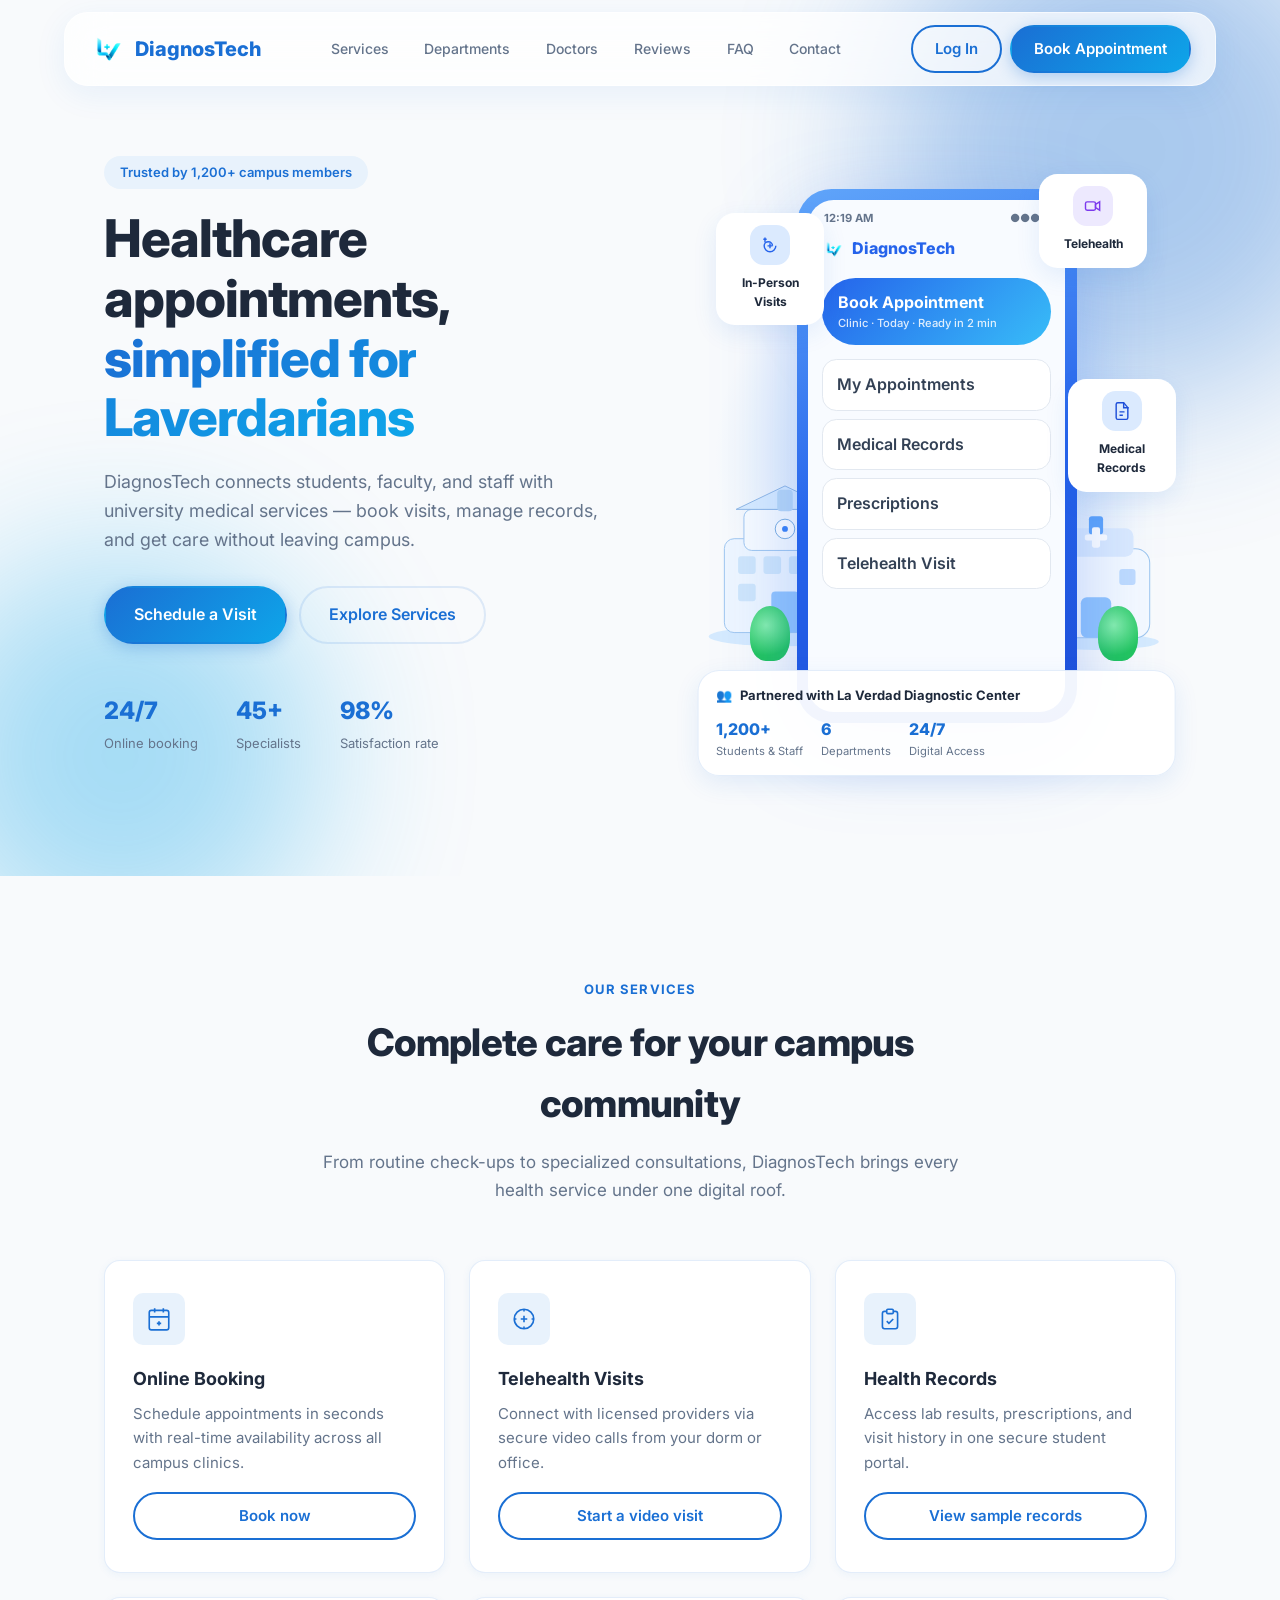
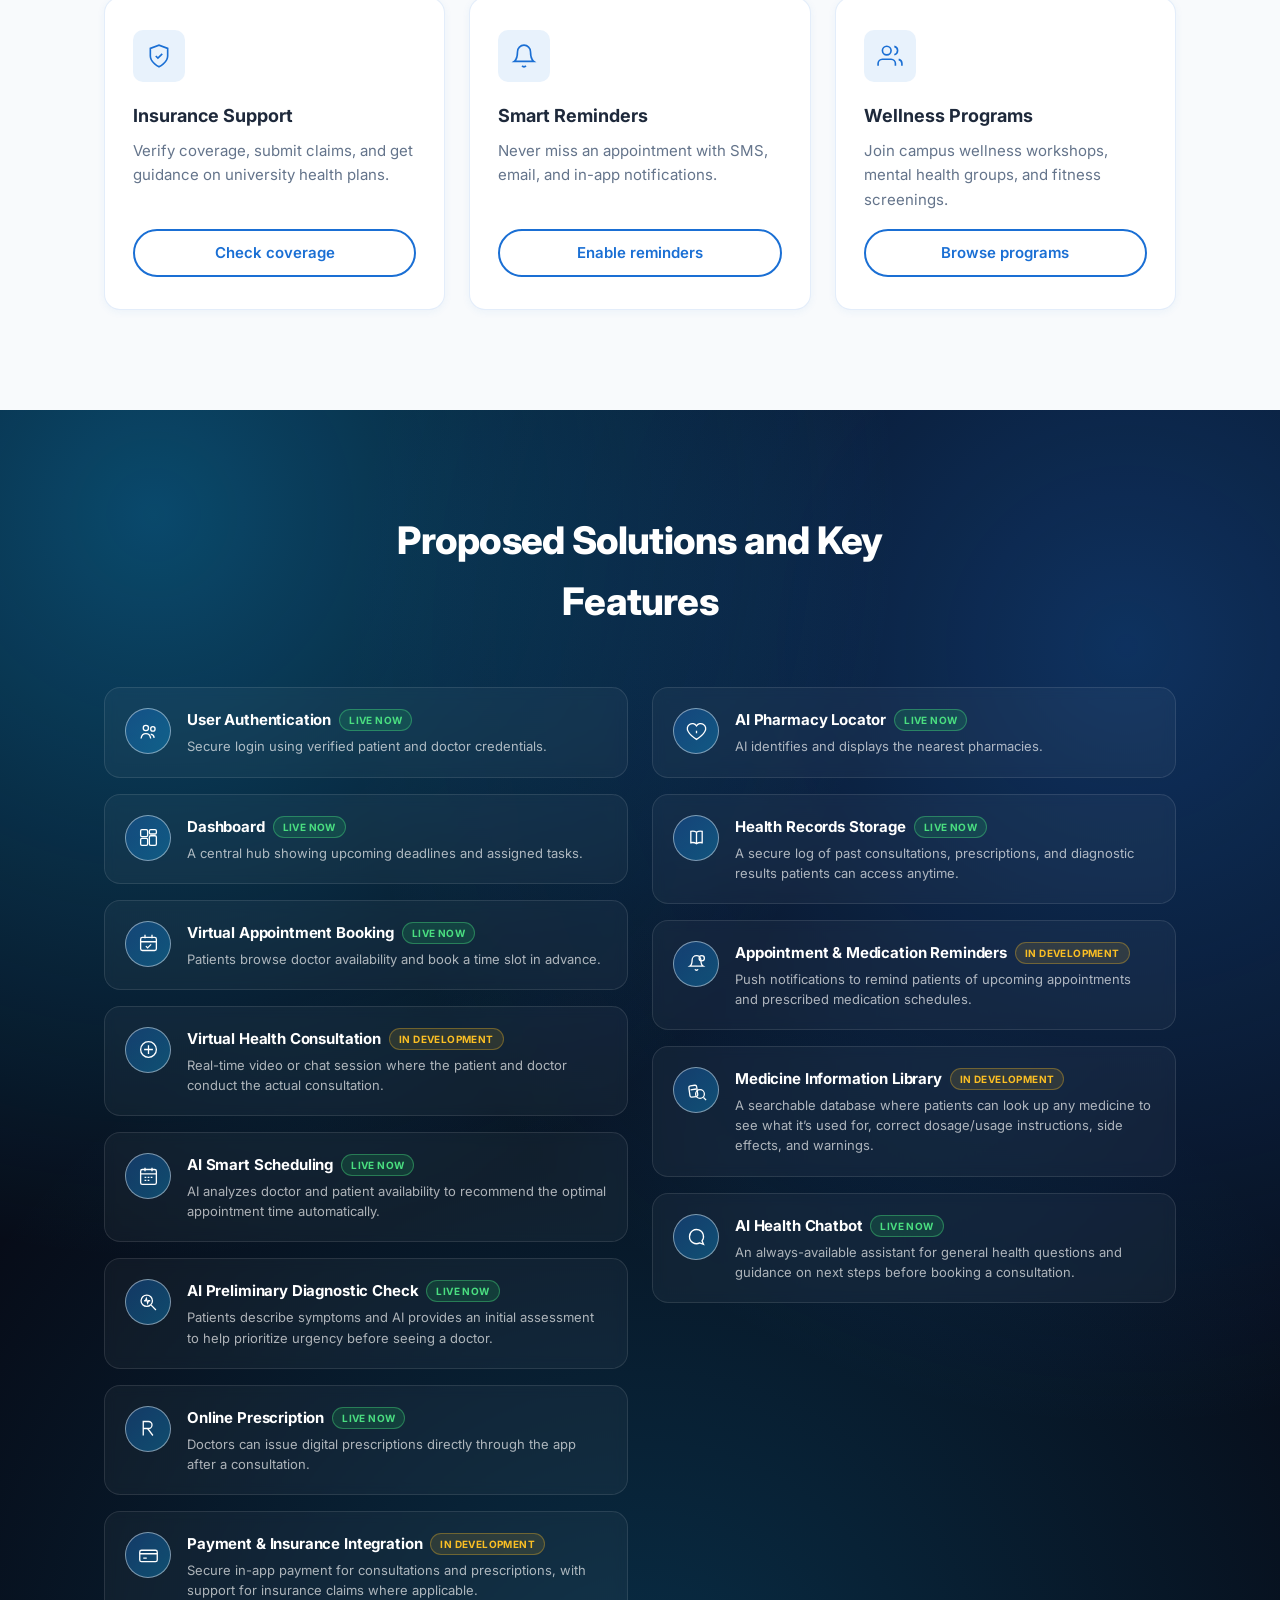
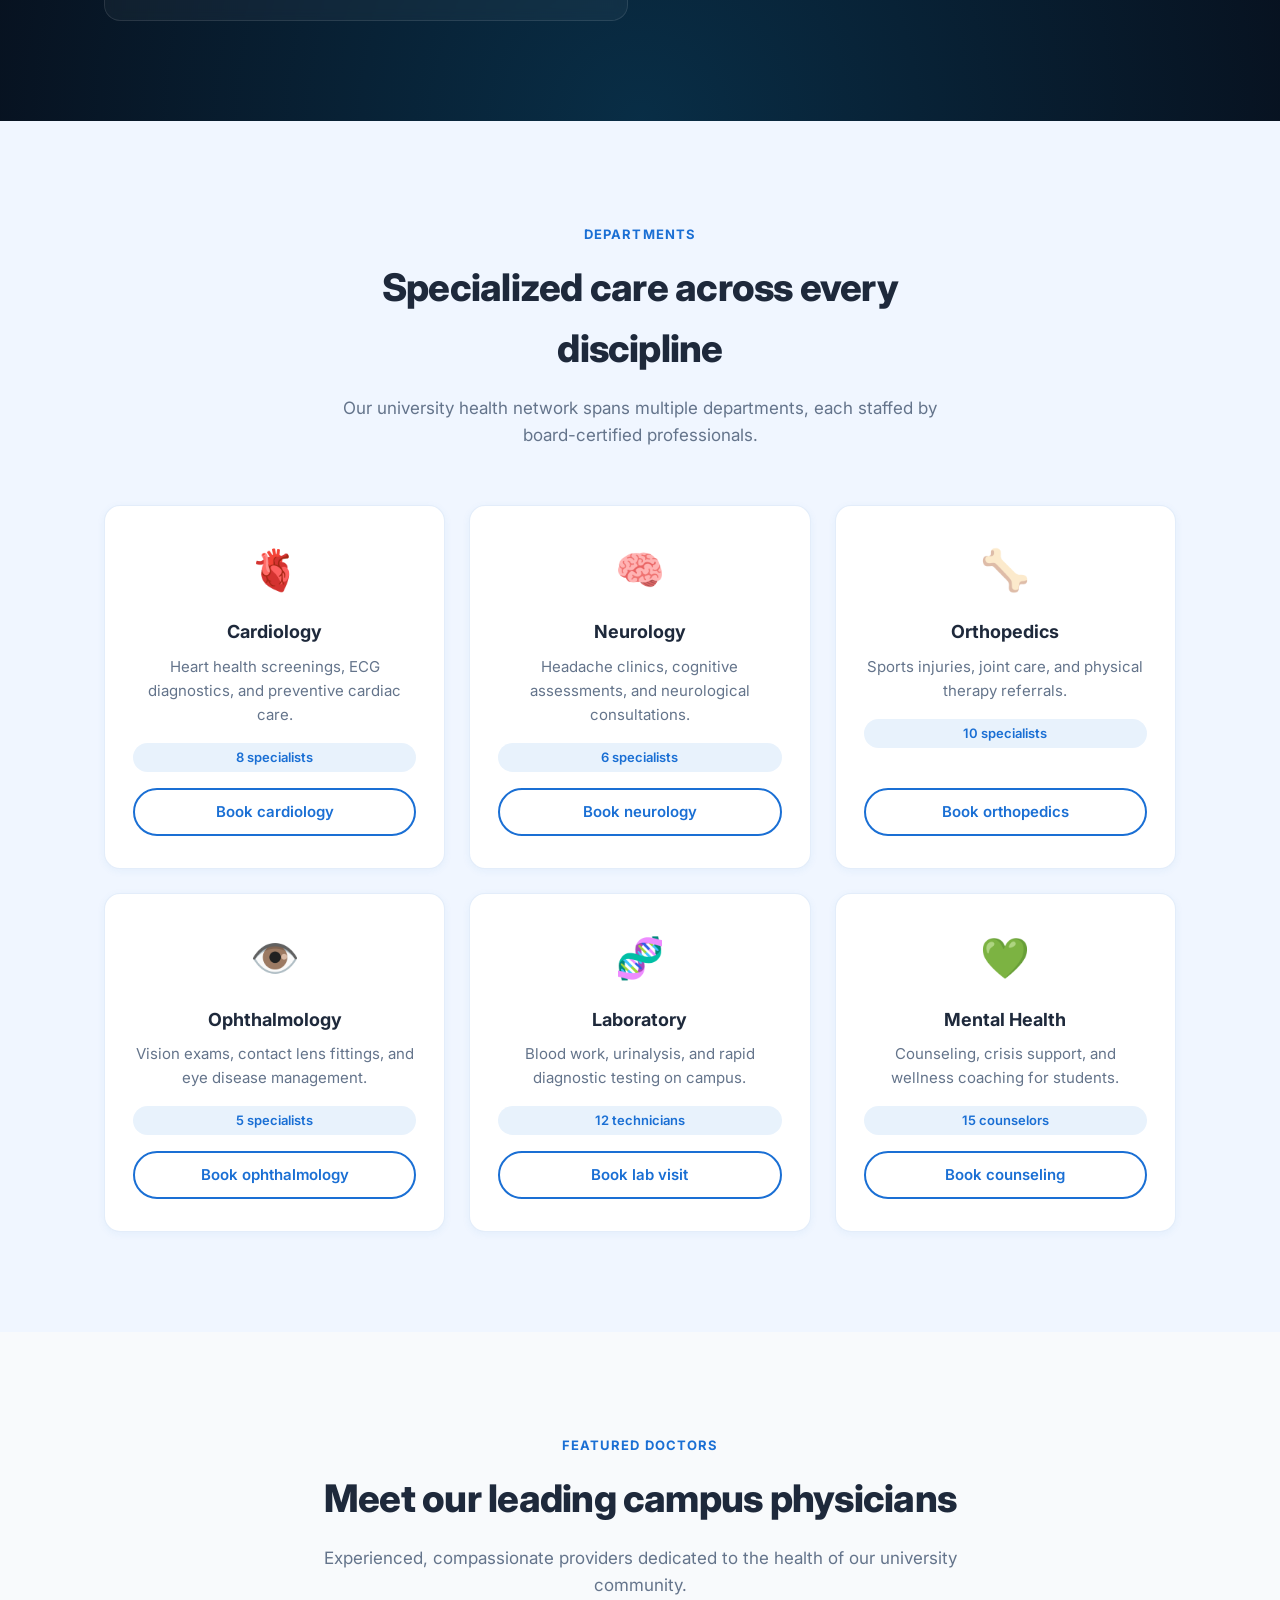
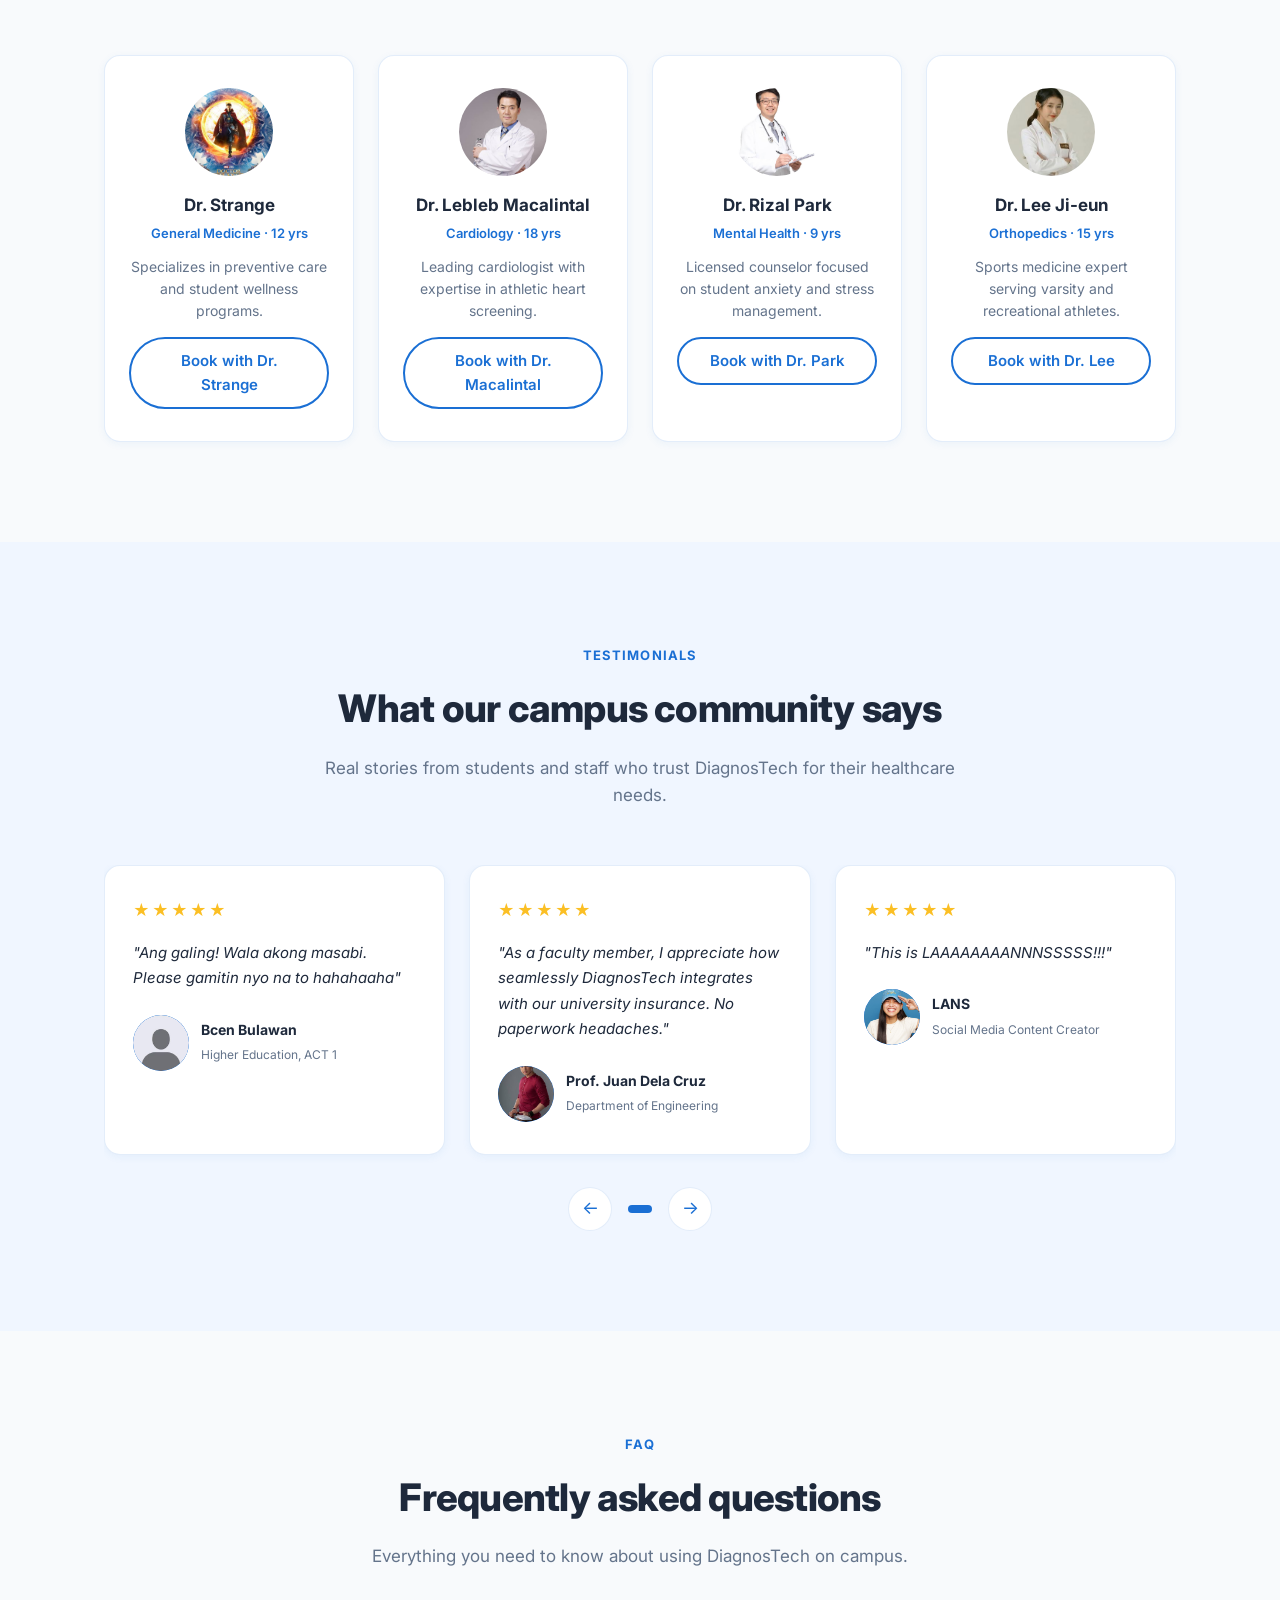
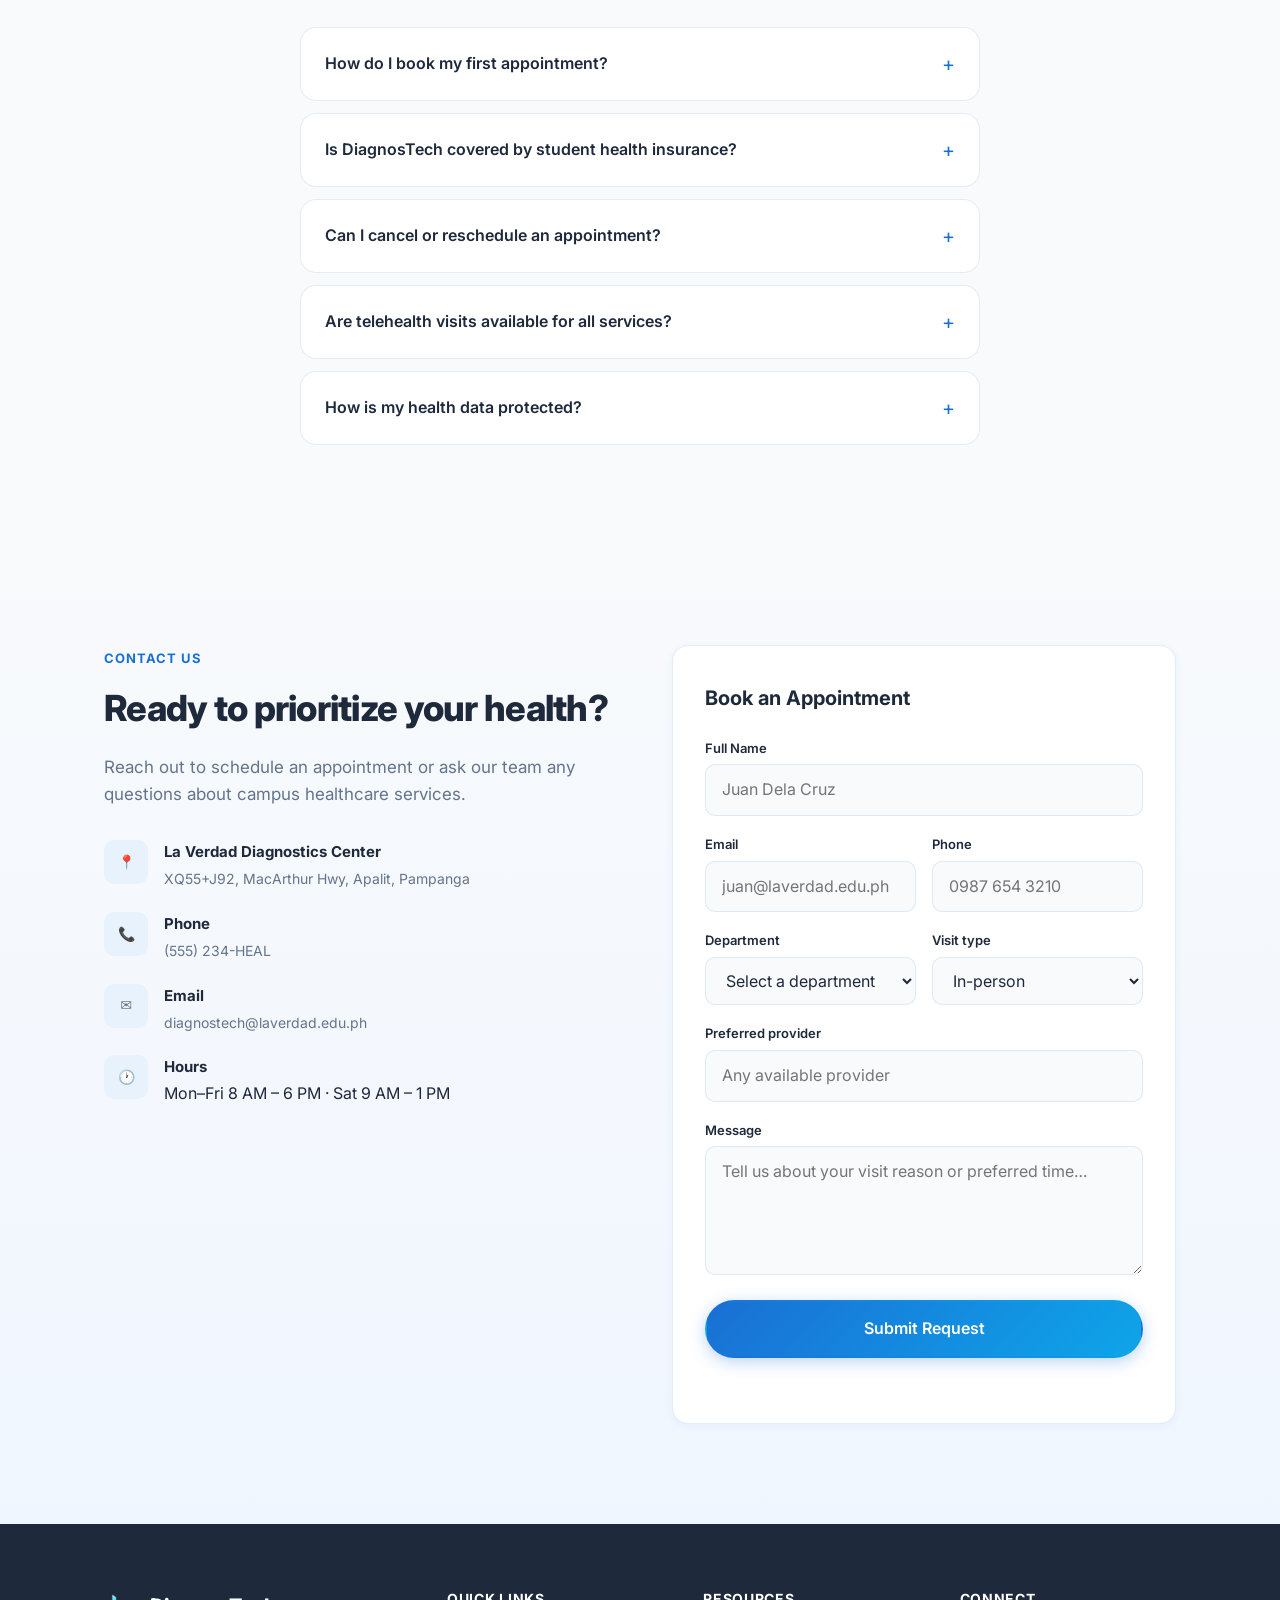
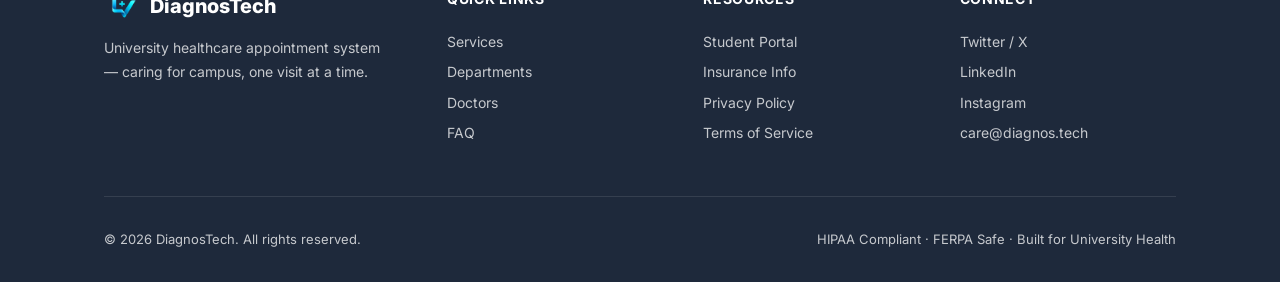
<file: index.html>
<!DOCTYPE html>
<html lang="en">
<head>
  <meta charset="UTF-8">
  <meta name="viewport" content="width=device-width, initial-scale=1.0, viewport-fit=cover">
  <meta name="description" content="DiagnosTech — Healthcare appointment system for students, faculty, and staff.">
  <title>DiagnosTech</title>
  <link rel="icon" href="logo.png" type="image/png">
  <link rel="preconnect" href="https://fonts.googleapis.com">
  <link rel="preconnect" href="https://fonts.gstatic.com" crossorigin>
  <link href="https://fonts.googleapis.com/css2?family=Inter:wght@400;500;600;700;800&display=swap" rel="stylesheet">
  <link rel="stylesheet" href="style.css">
  <script>
    (function () {
      var theme = 'light';
      try {
        var stored = localStorage.getItem('diagnostech-theme');
        if (stored === 'dark' || stored === 'light') theme = stored;
        else if (window.matchMedia('(prefers-color-scheme: dark)').matches) theme = 'dark';
      } catch (e) {}
      document.documentElement.setAttribute('data-theme', theme);
    })();
  </script>
  <noscript><style>.reveal{opacity:1;transform:none}</style></noscript>
</head>
<body>

  <!-- Floating Glass Navbar -->
  <header class="navbar" id="navbar">
    <nav class="navbar__inner container">
      <a href="#hero" class="navbar__brand">
        <img src="logo.png" alt="" class="navbar__logo" aria-hidden="true">
        DiagnosTech
      </a>

      <button class="navbar__toggle" id="navToggle" aria-label="Toggle navigation" aria-expanded="false">
        <span></span>
        <span></span>
        <span></span>
      </button>

      <ul class="navbar__links" id="navLinks">
        <li><a href="#services">Services</a></li>
        <li><a href="#departments">Departments</a></li>
        <li><a href="#doctors">Doctors</a></li>
        <li><a href="#testimonials">Reviews</a></li>
        <li><a href="#faq">FAQ</a></li>
        <li><a href="#contact">Contact</a></li>
        <li class="navbar__mobile-only"><a href="login.html">Log In</a></li>
        <li class="navbar__mobile-only">
          <button type="button" class="navbar__menu-btn" data-open-booking>Book Appointment</button>
        </li>
      </ul>

      <div class="navbar__actions">
        <a href="login.html" class="btn btn--outline navbar__cta">Log In</a>
        <button type="button" class="btn btn--primary navbar__cta" data-open-booking>Book Appointment</button>
      </div>
    </nav>
  </header>

  <main>
    <!-- Hero -->
    <section class="hero" id="hero">
      <div class="hero__bg" aria-hidden="true">
        <div class="hero__orb hero__orb--1"></div>
        <div class="hero__orb hero__orb--2"></div>
      </div>
      <div class="container hero__grid">
        <div class="hero__content reveal">
          <span class="badge">Trusted by 1,200+ campus members</span>
          <h1>Healthcare appointments, <span class="text-gradient">simplified for Laverdarians</span></h1>
          <p>DiagnosTech connects students, faculty, and staff with university medical services — book visits, manage records, and get care without leaving campus.</p>
          <div class="hero__actions">
            <button type="button" class="btn btn--primary btn--lg" data-open-booking>Schedule a Visit</button>
            <a href="#services" class="btn btn--ghost btn--lg">Explore Services</a>
          </div>
          <div class="hero__stats">
            <div class="hero__stat">
              <strong>24/7</strong>
              <span>Online booking</span>
            </div>
            <div class="hero__stat">
              <strong>45+</strong>
              <span>Specialists</span>
            </div>
            <div class="hero__stat">
              <strong>98%</strong>
              <span>Satisfaction rate</span>
            </div>
          </div>
        </div>
        <div class="hero__visual reveal reveal--delay">
          <div class="hero-scene" id="heroScene">
            <div class="hero-scene__glow" aria-hidden="true"></div>
            <div class="campus-art campus-art--hall" aria-hidden="true">
              <svg viewBox="0 0 180 170" fill="none">
                <ellipse cx="90" cy="158" rx="78" ry="10" fill="#c7e4ff" opacity=".7"/>
                <rect x="28" y="58" width="124" height="96" rx="10" fill="#eef6ff" stroke="#9ec6ef"/>
                <rect x="48" y="28" width="84" height="42" rx="8" fill="#f7fbff" stroke="#9ec6ef"/>
                <polygon points="40,28 90,4 140,28" fill="#d7ebff" stroke="#8eb6e4"/>
                <rect x="82" y="8" width="16" height="22" rx="4" fill="#b9d8f7"/>
                <circle cx="90" cy="48" r="10" fill="#fff" stroke="#7aaee0"/>
                <circle cx="90" cy="48" r="3" fill="#3b82f6"/>
                <g fill="#cfe6fb">
                  <rect x="42" y="76" width="18" height="18" rx="3"/>
                  <rect x="68" y="76" width="18" height="18" rx="3"/>
                  <rect x="94" y="76" width="18" height="18" rx="3"/>
                  <rect x="120" y="76" width="18" height="18" rx="3"/>
                  <rect x="42" y="104" width="18" height="18" rx="3"/>
                  <rect x="120" y="104" width="18" height="18" rx="3"/>
                </g>
                <rect x="76" y="112" width="28" height="42" rx="4" fill="#93c5fd"/>
              </svg>
            </div>
            <div class="campus-art campus-art--clinic" aria-hidden="true">
              <svg viewBox="0 0 150 150" fill="none">
                <ellipse cx="75" cy="140" rx="62" ry="8" fill="#c7e4ff" opacity=".7"/>
                <rect x="22" y="48" width="106" height="88" rx="14" fill="#f4f9ff" stroke="#9ec6ef"/>
                <rect x="38" y="28" width="74" height="28" rx="8" fill="#dbeafe"/>
                <rect x="68" y="16" width="14" height="18" rx="3" fill="#60a5fa"/>
                <rect x="64" y="34" width="22" height="6" rx="2" fill="#fff"/>
                <rect x="71" y="27" width="8" height="20" rx="2" fill="#fff"/>
                <g fill="#bfdbfe">
                  <rect x="36" y="68" width="16" height="16" rx="3"/>
                  <rect x="98" y="68" width="16" height="16" rx="3"/>
                </g>
                <rect x="60" y="96" width="30" height="40" rx="6" fill="#93c5fd"/>
              </svg>
            </div>
            <div class="campus-art campus-art--tree campus-art--tree-l" aria-hidden="true"></div>
            <div class="campus-art campus-art--tree campus-art--tree-r" aria-hidden="true"></div>

            <button type="button" class="float-card float-card--visits" data-phone-screen="book" data-visit-type="in-person">
              <span class="float-card__icon" aria-hidden="true">
                <svg viewBox="0 0 24 24" fill="none" stroke="currentColor" stroke-width="1.7"><path d="M6 3v6M4 5h4"/><path d="M19 13a7 7 0 11-14 0 5 5 0 0110 0"/><path d="M12 10v6M9 13h6"/></svg>
              </span>
              In-Person Visits
            </button>
            <button type="button" class="float-card float-card--tele" data-phone-screen="telehealth" data-visit-type="telehealth">
              <span class="float-card__icon float-card__icon--tele" aria-hidden="true">
                <svg viewBox="0 0 24 24" fill="none" stroke="currentColor" stroke-width="1.7"><path d="M15 10l5-3v10l-5-3v-4z"/><rect x="3" y="7" width="12" height="10" rx="2"/></svg>
              </span>
              Telehealth
            </button>
            <button type="button" class="float-card float-card--records" data-phone-screen="records">
              <span class="float-card__icon float-card__icon--records" aria-hidden="true">
                <svg viewBox="0 0 24 24" fill="none" stroke="currentColor" stroke-width="1.7"><path d="M14 2H7a2 2 0 00-2 2v16a2 2 0 002 2h10a2 2 0 002-2V8z"/><path d="M14 2v6h6M9 13h6M9 17h4"/></svg>
              </span>
              Medical Records
            </button>

            <div class="phone" id="phoneMockup">
              <div class="phone__bezel">
                <div class="phone__screen">
                  <div class="phone-status">
                    <span id="phoneTime">9:41</span>
                    <span class="phone-status__icons" aria-hidden="true">●●● ▮</span>
                  </div>
                  <div class="phone-app" id="phoneApp" data-screen="home">
                    <section class="phone-view" data-view="home">
                      <div class="phone-brand">
                        <img src="logo.png" alt="" width="22" height="22">
                        DiagnosTech
                      </div>
                      <button type="button" class="phone-cta" data-phone-screen="book">
                        Book Appointment
                        <small>Clinic · Today · Ready in 2 min</small>
                      </button>
                      <nav class="phone-menu" aria-label="App menu">
                        <button type="button" data-phone-screen="appointments">My Appointments</button>
                        <button type="button" data-phone-screen="records">Medical Records</button>
                        <button type="button" data-phone-screen="prescriptions">Prescriptions</button>
                        <button type="button" data-phone-screen="telehealth">Telehealth Visit</button>
                      </nav>
                    </section>

                    <section class="phone-view" data-view="book" hidden>
                      <header class="phone-bar">
                        <button type="button" class="phone-back" data-phone-screen="home" aria-label="Back">←</button>
                        <h3>Book visit</h3>
                      </header>
                      <form class="phone-form" id="phoneBookForm">
                        <label>Department
                          <select name="department" required>
                            <option value="general">General Medicine</option>
                            <option value="cardiology">Cardiology</option>
                            <option value="neurology">Neurology</option>
                            <option value="orthopedics">Orthopedics</option>
                            <option value="ophthalmology">Ophthalmology</option>
                            <option value="mental-health">Mental Health</option>
                          </select>
                        </label>
                        <label>Visit type
                          <select name="visitType" id="phoneVisitType">
                            <option value="in-person">In-person</option>
                            <option value="telehealth">Telehealth</option>
                          </select>
                        </label>
                        <label>Date
                          <input type="date" name="date" required>
                        </label>
                        <button type="submit" class="phone-cta phone-cta--sm">Confirm slot</button>
                      </form>
                    </section>

                    <section class="phone-view" data-view="appointments" hidden>
                      <header class="phone-bar">
                        <button type="button" class="phone-back" data-phone-screen="home" aria-label="Back">←</button>
                        <h3>Appointments</h3>
                      </header>
                      <ul class="phone-list" id="phoneAppointments"></ul>
                    </section>

                    <section class="phone-view" data-view="records" hidden>
                      <header class="phone-bar">
                        <button type="button" class="phone-back" data-phone-screen="home" aria-label="Back">←</button>
                        <h3>Records</h3>
                      </header>
                      <ul class="phone-list">
                        <li><button type="button" data-open-info="record-cbc"><strong>CBC panel</strong><span>Mar 12 · Normal</span></button></li>
                        <li><button type="button" data-open-info="record-vaccine"><strong>Flu vaccine</strong><span>Jan 8 · On file</span></button></li>
                        <li><button type="button" data-open-info="record-pe"><strong>Physical exam</strong><span>Nov 2 · Cleared</span></button></li>
                      </ul>
                    </section>

                    <section class="phone-view" data-view="prescriptions" hidden>
                      <header class="phone-bar">
                        <button type="button" class="phone-back" data-phone-screen="home" aria-label="Back">←</button>
                        <h3>Prescriptions</h3>
                      </header>
                      <ul class="phone-list">
                        <li><button type="button" data-open-info="rx-loratadine"><strong>Loratadine 10mg</strong><span>Refill available</span></button></li>
                        <li><button type="button" data-open-info="rx-ibuprofen"><strong>Ibuprofen 200mg</strong><span>As needed</span></button></li>
                      </ul>
                    </section>

                    <section class="phone-view" data-view="telehealth" hidden>
                      <header class="phone-bar">
                        <button type="button" class="phone-back" data-phone-screen="home" aria-label="Back">←</button>
                        <h3>Telehealth</h3>
                      </header>
                      <div class="phone-tele">
                        <p>Join a secure video visit from anywhere on campus.</p>
                        <button type="button" class="phone-cta phone-cta--sm" data-open-booking data-visit-type="telehealth">Schedule video visit</button>
                        <button type="button" class="phone-ghost" id="joinDemoVisit">Start demo waiting room</button>
                      </div>
                    </section>

                    <section class="phone-view" data-view="waiting" hidden>
                      <header class="phone-bar">
                        <button type="button" class="phone-back" data-phone-screen="telehealth" aria-label="Back">←</button>
                        <h3>Waiting room</h3>
                      </header>
                      <div class="phone-tele">
                        <div class="phone-pulse" aria-hidden="true"></div>
                        <p id="waitingCopy">Connecting you with a campus clinician…</p>
                        <button type="button" class="phone-ghost" data-phone-screen="home">Leave waiting room</button>
                      </div>
                    </section>
                  </div>
                </div>
              </div>
            </div>

            <div class="hero-community">
              <div class="hero-community__lead">
                <span class="hero-community__icon" aria-hidden="true">👥</span>
                <strong>Partnered with La Verdad Diagnostic Center</strong>
              </div>
              <dl>
                <div><dt>1,200+</dt><dd>Students &amp; Staff</dd></div>
                <div><dt>6</dt><dd>Departments</dd></div>
                <div><dt>24/7</dt><dd>Digital Access</dd></div>
              </dl>
            </div>
          </div>
        </div>
      </div>
    </section>

    <!-- Services -->
    <section class="section" id="services">
      <div class="container">
        <div class="section__header reveal">
          <span class="section__label">Our Services</span>
          <h2>Complete care for your campus community</h2>
          <p>From routine check-ups to specialized consultations, DiagnosTech brings every health service under one digital roof.</p>
        </div>
        <div class="services-grid">
          <article class="card service-card reveal">
            <div class="service-card__icon" aria-hidden="true">
              <svg viewBox="0 0 24 24" fill="none" stroke="currentColor" stroke-width="1.5"><path d="M8 2v4M16 2v4M3 10h18M5 4h14a2 2 0 012 2v14a2 2 0 01-2 2H5a2 2 0 01-2-2V6a2 2 0 012-2z"/><path d="M12 14v4M10 16h4"/></svg>
            </div>
            <h3>Online Booking</h3>
            <p>Schedule appointments in seconds with real-time availability across all campus clinics.</p>
            <button type="button" class="btn btn--outline btn--full" data-open-booking>Book now</button>
          </article>
          <article class="card service-card reveal reveal--delay">
            <div class="service-card__icon" aria-hidden="true">
              <svg viewBox="0 0 24 24" fill="none" stroke="currentColor" stroke-width="1.5"><path d="M9 12h6M12 9v6M21 12a9 9 0 11-18 0 9 9 0 0118 0z"/><path d="M12 3v2M12 19v2M3 12h2M19 12h2"/></svg>
            </div>
            <h3>Telehealth Visits</h3>
            <p>Connect with licensed providers via secure video calls from your dorm or office.</p>
            <button type="button" class="btn btn--outline btn--full" data-open-booking data-visit-type="telehealth">Start a video visit</button>
          </article>
          <article class="card service-card reveal">
            <div class="service-card__icon" aria-hidden="true">
              <svg viewBox="0 0 24 24" fill="none" stroke="currentColor" stroke-width="1.5"><path d="M9 5H7a2 2 0 00-2 2v12a2 2 0 002 2h10a2 2 0 002-2V7a2 2 0 00-2-2h-2"/><rect x="9" y="3" width="6" height="4" rx="1"/><path d="M9 14l2 2 4-4"/></svg>
            </div>
            <h3>Health Records</h3>
            <p>Access lab results, prescriptions, and visit history in one secure student portal.</p>
            <button type="button" class="btn btn--outline btn--full" data-open-info="records">View sample records</button>
          </article>
          <article class="card service-card reveal reveal--delay">
            <div class="service-card__icon" aria-hidden="true">
              <svg viewBox="0 0 24 24" fill="none" stroke="currentColor" stroke-width="1.5"><path d="M12 22s8-4 8-10V5l-8-3-8 3v7c0 6 8 10 8 10z"/><path d="M9 12l2 2 4-4"/></svg>
            </div>
            <h3>Insurance Support</h3>
            <p>Verify coverage, submit claims, and get guidance on university health plans.</p>
            <button type="button" class="btn btn--outline btn--full" data-open-info="insurance">Check coverage</button>
          </article>
          <article class="card service-card reveal">
            <div class="service-card__icon" aria-hidden="true">
              <svg viewBox="0 0 24 24" fill="none" stroke="currentColor" stroke-width="1.5"><path d="M18 8A6 6 0 006 8c0 7-3 9-3 9h18s-3-2-3-9"/><path d="M13.73 21a2 2 0 01-3.46 0"/></svg>
            </div>
            <h3>Smart Reminders</h3>
            <p>Never miss an appointment with SMS, email, and in-app notifications.</p>
            <button type="button" class="btn btn--outline btn--full" id="enableReminders">Enable reminders</button>
          </article>
          <article class="card service-card reveal reveal--delay">
            <div class="service-card__icon" aria-hidden="true">
              <svg viewBox="0 0 24 24" fill="none" stroke="currentColor" stroke-width="1.5"><path d="M17 21v-2a4 4 0 00-4-4H5a4 4 0 00-4 4v2"/><circle cx="9" cy="7" r="4"/><path d="M23 21v-2a4 4 0 00-3-3.87M16 3.13a4 4 0 010 7.75"/></svg>
            </div>
            <h3>Wellness Programs</h3>
            <p>Join campus wellness workshops, mental health groups, and fitness screenings.</p>
            <button type="button" class="btn btn--outline btn--full" data-open-info="wellness">Browse programs</button>
          </article>
        </div>
      </div>
    </section>

    <!-- Proposed Solutions and Key Features -->
    <section class="section solutions" id="solutions">
      <div class="container">
        <div class="section__header reveal">
          <h2 class="solutions__title">Proposed Solutions and Key Features</h2>
        </div>
        <div class="solutions-columns">
          <ul class="solutions-list reveal">
            <li class="solutions-item">
              <span class="solutions-item__icon" aria-hidden="true"><svg viewBox="0 0 24 24" fill="none" stroke="currentColor" stroke-width="1.5"><circle cx="9" cy="8" r="3"/><circle cx="17" cy="9" r="2.5"/><path d="M3.5 20c.5-3.5 3-5.5 5.5-5.5s5 2 5.5 5.5"/><path d="M14.5 15c2 .2 3.7 1.8 4 4.2"/></svg></span>
              <div><div class="solutions-item__head"><h3>User Authentication</h3><span class="solutions-badge solutions-badge--live">Live Now</span></div><p>Secure login using verified patient and doctor credentials.</p></div>
            </li>
            <li class="solutions-item">
              <span class="solutions-item__icon" aria-hidden="true"><svg viewBox="0 0 24 24" fill="none" stroke="currentColor" stroke-width="1.5"><rect x="3" y="3" width="8" height="8" rx="1.5"/><rect x="13" y="3" width="8" height="5" rx="1.5"/><rect x="13" y="10" width="8" height="11" rx="1.5"/><rect x="3" y="13" width="8" height="8" rx="1.5"/></svg></span>
              <div><div class="solutions-item__head"><h3>Dashboard</h3><span class="solutions-badge solutions-badge--live">Live Now</span></div><p>A central hub showing upcoming deadlines and assigned tasks.</p></div>
            </li>
            <li class="solutions-item">
              <span class="solutions-item__icon" aria-hidden="true"><svg viewBox="0 0 24 24" fill="none" stroke="currentColor" stroke-width="1.5"><rect x="3" y="5" width="18" height="15" rx="2"/><path d="M3 10h18M8 2v4M16 2v4"/><path d="M9 15l2 2 4-4"/></svg></span>
              <div><div class="solutions-item__head"><h3>Virtual Appointment Booking</h3><span class="solutions-badge solutions-badge--live">Live Now</span></div><p>Patients browse doctor availability and book a time slot in advance.</p></div>
            </li>
            <li class="solutions-item">
              <span class="solutions-item__icon" aria-hidden="true"><svg viewBox="0 0 24 24" fill="none" stroke="currentColor" stroke-width="1.5"><circle cx="12" cy="12" r="9"/><path d="M12 7v10M7 12h10"/></svg></span>
              <div><div class="solutions-item__head"><h3>Virtual Health Consultation</h3><span class="solutions-badge solutions-badge--dev">In Development</span></div><p>Real-time video or chat session where the patient and doctor conduct the actual consultation.</p></div>
            </li>
            <li class="solutions-item">
              <span class="solutions-item__icon" aria-hidden="true"><svg viewBox="0 0 24 24" fill="none" stroke="currentColor" stroke-width="1.5"><rect x="3" y="4" width="18" height="17" rx="2"/><path d="M3 9h18M8 2v4M16 2v4"/><path d="M7.5 13h2M11 13h2M14.5 13h2M7.5 16.5h2M11 16.5h2"/></svg></span>
              <div><div class="solutions-item__head"><h3>AI Smart Scheduling</h3><span class="solutions-badge solutions-badge--live">Live Now</span></div><p>AI analyzes doctor and patient availability to recommend the optimal appointment time automatically.</p></div>
            </li>
            <li class="solutions-item">
              <span class="solutions-item__icon" aria-hidden="true"><svg viewBox="0 0 24 24" fill="none" stroke="currentColor" stroke-width="1.5"><circle cx="10" cy="10" r="6.5"/><path d="M7 10h1.5l1-2.5 1.5 5 1-2.5H14"/><path d="M15 15l5.5 5.5"/></svg></span>
              <div><div class="solutions-item__head"><h3>AI Preliminary Diagnostic Check</h3><span class="solutions-badge solutions-badge--live">Live Now</span></div><p>Patients describe symptoms and AI provides an initial assessment to help prioritize urgency before seeing a doctor.</p></div>
            </li>
            <li class="solutions-item">
              <span class="solutions-item__icon" aria-hidden="true"><svg viewBox="0 0 24 24" fill="none" stroke="currentColor" stroke-width="1.5"><path d="M6 20V4h6a4 4 0 010 8H6"/><path d="M11 12l6 8"/></svg></span>
              <div><div class="solutions-item__head"><h3>Online Prescription</h3><span class="solutions-badge solutions-badge--live">Live Now</span></div><p>Doctors can issue digital prescriptions directly through the app after a consultation.</p></div>
            </li>
            <li class="solutions-item">
              <span class="solutions-item__icon" aria-hidden="true"><svg viewBox="0 0 24 24" fill="none" stroke="currentColor" stroke-width="1.5"><rect x="2" y="6" width="20" height="13" rx="2"/><path d="M2 10h20M6 15h4"/></svg></span>
              <div><div class="solutions-item__head"><h3>Payment &amp; Insurance Integration</h3><span class="solutions-badge solutions-badge--dev">In Development</span></div><p>Secure in-app payment for consultations and prescriptions, with support for insurance claims where applicable.</p></div>
            </li>
          </ul>
          <ul class="solutions-list reveal reveal--delay">
            <li class="solutions-item">
              <span class="solutions-item__icon" aria-hidden="true"><svg viewBox="0 0 24 24" fill="none" stroke="currentColor" stroke-width="1.5"><path d="M12 21s-7-4.35-9.5-9A5.5 5.5 0 0112 5.5 5.5 5.5 0 0121.5 12c-2.5 4.65-9.5 9-9.5 9z"/><path d="M12 11v3M12 8h.01"/></svg></span>
              <div><div class="solutions-item__head"><h3>AI Pharmacy Locator</h3><span class="solutions-badge solutions-badge--live">Live Now</span></div><p>AI identifies and displays the nearest pharmacies.</p></div>
            </li>
            <li class="solutions-item">
              <span class="solutions-item__icon" aria-hidden="true"><svg viewBox="0 0 24 24" fill="none" stroke="currentColor" stroke-width="1.5"><path d="M12 6c-1.8-1.2-4.3-1.5-6.5-1V18c2.2-.5 4.7-.2 6.5 1 1.8-1.2 4.3-1.5 6.5-1V5c-2.2-.5-4.7-.2-6.5 1z"/><path d="M12 6v13"/></svg></span>
              <div><div class="solutions-item__head"><h3>Health Records Storage</h3><span class="solutions-badge solutions-badge--live">Live Now</span></div><p>A secure log of past consultations, prescriptions, and diagnostic results patients can access anytime.</p></div>
            </li>
            <li class="solutions-item">
              <span class="solutions-item__icon" aria-hidden="true"><svg viewBox="0 0 24 24" fill="none" stroke="currentColor" stroke-width="1.5"><path d="M17 8A5 5 0 007 8c0 5.5-2.5 7-2.5 7h15S17 13.5 17 8"/><path d="M13.7 18.5a1.8 1.8 0 01-3.4 0"/><circle cx="18" cy="6" r="3"/></svg></span>
              <div><div class="solutions-item__head"><h3>Appointment &amp; Medication Reminders</h3><span class="solutions-badge solutions-badge--dev">In Development</span></div><p>Push notifications to remind patients of upcoming appointments and prescribed medication schedules.</p></div>
            </li>
            <li class="solutions-item">
              <span class="solutions-item__icon" aria-hidden="true"><svg viewBox="0 0 24 24" fill="none" stroke="currentColor" stroke-width="1.5"><rect x="3" y="7" width="9" height="13" rx="2" transform="rotate(-8 3 7)"/><path d="M5.2 11.3l6.8-1"/><circle cx="16" cy="16" r="5"/><path d="M20 20l3 3"/></svg></span>
              <div><div class="solutions-item__head"><h3>Medicine Information Library</h3><span class="solutions-badge solutions-badge--dev">In Development</span></div><p>A searchable database where patients can look up any medicine to see what it’s used for, correct dosage/usage instructions, side effects, and warnings.</p></div>
            </li>
            <li class="solutions-item">
              <span class="solutions-item__icon" aria-hidden="true"><svg viewBox="0 0 24 24" fill="none" stroke="currentColor" stroke-width="1.5"><path d="M4 12a8 8 0 1114.3 5L20 21l-4.3-1.7A8 8 0 014 12z"/><path d="M8.5 11h.01M12 11h.01M15.5 11h.01"/></svg></span>
              <div><div class="solutions-item__head"><h3>AI Health Chatbot</h3><span class="solutions-badge solutions-badge--live">Live Now</span></div><p>An always-available assistant for general health questions and guidance on next steps before booking a consultation.</p></div>
            </li>
          </ul>
        </div>
      </div>
    </section>

    <!-- Departments -->
    <section class="section section--alt" id="departments">
      <div class="container">
        <div class="section__header reveal">
          <span class="section__label">Departments</span>
          <h2>Specialized care across every discipline</h2>
          <p>Our university health network spans multiple departments, each staffed by board-certified professionals.</p>
        </div>
        <div class="departments-grid">
          <article class="card department-card reveal">
            <span class="department-card__emoji" aria-hidden="true">🫀</span>
            <h3>Cardiology</h3>
            <p>Heart health screenings, ECG diagnostics, and preventive cardiac care.</p>
            <span class="department-card__count">8 specialists</span>
            <button type="button" class="btn btn--outline btn--full" data-open-booking data-department="cardiology">Book cardiology</button>
          </article>
          <article class="card department-card reveal reveal--delay">
            <span class="department-card__emoji" aria-hidden="true">🧠</span>
            <h3>Neurology</h3>
            <p>Headache clinics, cognitive assessments, and neurological consultations.</p>
            <span class="department-card__count">6 specialists</span>
            <button type="button" class="btn btn--outline btn--full" data-open-booking data-department="neurology">Book neurology</button>
          </article>
          <article class="card department-card reveal">
            <span class="department-card__emoji" aria-hidden="true">🦴</span>
            <h3>Orthopedics</h3>
            <p>Sports injuries, joint care, and physical therapy referrals.</p>
            <span class="department-card__count">10 specialists</span>
            <button type="button" class="btn btn--outline btn--full" data-open-booking data-department="orthopedics">Book orthopedics</button>
          </article>
          <article class="card department-card reveal reveal--delay">
            <span class="department-card__emoji" aria-hidden="true">👁️</span>
            <h3>Ophthalmology</h3>
            <p>Vision exams, contact lens fittings, and eye disease management.</p>
            <span class="department-card__count">5 specialists</span>
            <button type="button" class="btn btn--outline btn--full" data-open-booking data-department="ophthalmology">Book ophthalmology</button>
          </article>
          <article class="card department-card reveal">
            <span class="department-card__emoji" aria-hidden="true">🧬</span>
            <h3>Laboratory</h3>
            <p>Blood work, urinalysis, and rapid diagnostic testing on campus.</p>
            <span class="department-card__count">12 technicians</span>
            <button type="button" class="btn btn--outline btn--full" data-open-booking data-department="general">Book lab visit</button>
          </article>
          <article class="card department-card reveal reveal--delay">
            <span class="department-card__emoji" aria-hidden="true">💚</span>
            <h3>Mental Health</h3>
            <p>Counseling, crisis support, and wellness coaching for students.</p>
            <span class="department-card__count">15 counselors</span>
            <button type="button" class="btn btn--outline btn--full" data-open-booking data-department="mental-health">Book counseling</button>
          </article>
        </div>
      </div>
    </section>

    <!-- Featured Doctors -->
    <section class="section" id="doctors">
      <div class="container">
        <div class="section__header reveal">
          <span class="section__label">Featured Doctors</span>
          <h2>Meet our leading campus physicians</h2>
          <p>Experienced, compassionate providers dedicated to the health of our university community.</p>
        </div>
        <div class="doctors-grid">
          <article class="card doctor-card reveal">
            <img
              class="doctor-card__avatar"
              src="dr-strange.jpg"
              alt="Portrait of Dr. Strange"
            >
            <h3>Dr. Strange</h3>
            <p class="doctor-card__role">General Medicine · 12 yrs</p>
            <p class="doctor-card__bio">Specializes in preventive care and student wellness programs.</p>
            <button type="button" class="btn btn--outline btn--full" data-open-booking data-department="general" data-doctor="Dr. Strange">Book with Dr. Strange</button>
          </article>
          <article class="card doctor-card reveal reveal--delay">
            <img
              class="doctor-card__avatar"
              src="lebleb.jpg"
              alt="Portrait of Dr. Lebleb Macalintal"
            >
            <h3>Dr. Lebleb Macalintal</h3>
            <p class="doctor-card__role">Cardiology · 18 yrs</p>
            <p class="doctor-card__bio">Leading cardiologist with expertise in athletic heart screening.</p>
            <button type="button" class="btn btn--outline btn--full" data-open-booking data-department="cardiology" data-doctor="Dr. Lebleb Macalintal">Book with Dr. Macalintal</button>
          </article>
          <article class="card doctor-card reveal reveal--delay-2">
            <img
              class="doctor-card__avatar"
              src="park.jpg"
              alt="Portrait of Dr. Park"
            >
            <h3>Dr. Rizal Park</h3>
            <p class="doctor-card__role">Mental Health · 9 yrs</p>
            <p class="doctor-card__bio">Licensed counselor focused on student anxiety and stress management.</p>
            <button type="button" class="btn btn--outline btn--full" data-open-booking data-department="mental-health" data-doctor="Dr. Rizal Park">Book with Dr. Park</button>
          </article>
          <article class="card doctor-card reveal reveal--delay-3">
            <img
              class="doctor-card__avatar"
              src="lee.jpg"
              alt="Portrait of Dr. Lee Ji-eun"
            >
            <h3>Dr. Lee Ji-eun</h3>
            <p class="doctor-card__role">Orthopedics · 15 yrs</p>
            <p class="doctor-card__bio">Sports medicine expert serving varsity and recreational athletes.</p>
            <button type="button" class="btn btn--outline btn--full" data-open-booking data-department="orthopedics" data-doctor="Dr. Lee Ji-eun">Book with Dr. Lee</button>
          </article>
        </div>
      </div>
    </section>

    <!-- Testimonials -->
    <section class="section section--alt" id="testimonials">
      <div class="container">
        <div class="section__header reveal">
          <span class="section__label">Testimonials</span>
          <h2>What our campus community says</h2>
          <p>Real stories from students and staff who trust DiagnosTech for their healthcare needs.</p>
        </div>
        <div class="testimonials-slider reveal">
          <div class="testimonials-track" id="testimonialsTrack">
            <article class="card testimonial-card">
              <div class="testimonial-card__stars" aria-hidden="true">★★★★★</div>
              <blockquote>"Ang galing! Wala akong masabi. Please gamitin nyo na to hahahaaha"</blockquote>
              <footer>
                <div class="testimonial-card__avatar" style="width: 56px; height: 56px; border-radius: 50%; overflow: hidden; flex-shrink: 0;">
                  <img src="bcen.jpg" alt="Bcen Bulawan" style="display: block; width: 100%; height: 100%; border-radius: 50%; object-fit: cover;">
                </div>
                <div>
                  <strong>Bcen Bulawan</strong>
                  <span>Higher Education, ACT 1</span>
                </div>
              </footer>
            </article>
            <article class="card testimonial-card">
              <div class="testimonial-card__stars" aria-hidden="true">★★★★★</div>
              <blockquote>"As a faculty member, I appreciate how seamlessly DiagnosTech integrates with our university insurance. No paperwork headaches."</blockquote>
              <footer>
                <div class="testimonial-card__avatar" style="width: 56px; height: 56px; border-radius: 50%; overflow: hidden; flex-shrink: 0;">
                  <img src="juan.jpg" alt="Prof. Juan Dela Cruz" style="display: block; width: 100%; height: 100%; border-radius: 50%; object-fit: cover;">
                </div>
                <div>
                  <strong>Prof. Juan Dela Cruz</strong>
                  <span>Department of Engineering</span>
                </div>
              </footer>
            </article>
            <article class="card testimonial-card">
              <div class="testimonial-card__stars" aria-hidden="true">★★★★★</div>
              <blockquote>"This is LAAAAAAAANNNSSSSS!!!"</blockquote>
              <footer>
                <div class="testimonial-card__avatar" style="width: 56px; height: 56px; border-radius: 50%; overflow: hidden; flex-shrink: 0;">
                  <img src="lans.jpg" alt="LANS" style="display: block; width: 100%; height: 100%; border-radius: 50%; object-fit: cover;">
                </div>
                <div>
                  <strong>LANS</strong>
                  <span>Social Media Content Creator</span>
                </div>
              </footer>
            </article>
          </div>
          <div class="testimonials-controls">
            <button class="testimonials-btn" id="prevTestimonial" aria-label="Previous testimonial">←</button>
            <div class="testimonials-dots" id="testimonialDots"></div>
            <button class="testimonials-btn" id="nextTestimonial" aria-label="Next testimonial">→</button>
          </div>
        </div>
      </div>
    </section>

    <!-- FAQ -->
    <section class="section" id="faq">
      <div class="container container--narrow">
        <div class="section__header reveal">
          <span class="section__label">FAQ</span>
          <h2>Frequently asked questions</h2>
          <p>Everything you need to know about using DiagnosTech on campus.</p>
        </div>
        <div class="faq-list reveal" id="faqList">
          <details class="faq-item">
            <summary>How do I book my first appointment?</summary>
            <p>Sign in with your university credentials, select a department and provider, then choose an available time slot. You'll receive a confirmation email instantly.</p>
          </details>
          <details class="faq-item">
            <summary>Is DiagnosTech covered by student health insurance?</summary>
            <p>Yes. DiagnosTech accepts all university-sponsored health plans. You can verify your coverage during the booking process before confirming your visit.</p>
          </details>
          <details class="faq-item">
            <summary>Can I cancel or reschedule an appointment?</summary>
            <p>Absolutely. Visit your dashboard, select the appointment, and choose reschedule or cancel. We ask for at least 24 hours notice when possible.</p>
          </details>
          <details class="faq-item">
            <summary>Are telehealth visits available for all services?</summary>
            <p>Most general consultations, mental health sessions, and follow-ups are available via telehealth. Some procedures require an in-person visit at the campus health center.</p>
          </details>
          <details class="faq-item">
            <summary>How is my health data protected?</summary>
            <p>DiagnosTech is fully HIPAA-compliant. All data is encrypted in transit and at rest, and only authorized medical staff can access your records.</p>
          </details>
        </div>
      </div>
    </section>

    <!-- Contact -->
    <section class="section section--contact" id="contact">
      <div class="container">
        <div class="contact-grid">
          <div class="contact-info reveal">
            <span class="section__label">Contact Us</span>
            <h2>Ready to prioritize your health?</h2>
            <p>Reach out to schedule an appointment or ask our team any questions about campus healthcare services.</p>
            <ul class="contact-info__list">
              <li>
                <span class="contact-info__icon" aria-hidden="true">📍</span>
                <div>
                  <strong>La Verdad Diagnostics Center</strong>
                  <a href="https://maps.google.com/?q=La+Verdad+Christian+College+Apalit+Pampanga" target="_blank" rel="noopener noreferrer">XQ55+J92, MacArthur Hwy, Apalit, Pampanga</a>
                </div>
              </li>
              <li>
                <span class="contact-info__icon" aria-hidden="true">📞</span>
                <div>
                  <strong>Phone</strong>
                  <a href="tel:+15552344325">(555) 234-HEAL</a>
                </div>
              </li>
              <li>
                <span class="contact-info__icon" aria-hidden="true">✉️</span>
                <div>
                  <strong>Email</strong>
                  <a href="mailto:diagnostech@laverdad.edu.ph">diagnostech@laverdad.edu.ph</a>
                </div>
              </li>
              <li>
                <span class="contact-info__icon" aria-hidden="true">🕐</span>
                <div>
                  <strong>Hours</strong>
                  <button type="button" class="link-btn" data-open-info="hours">Mon–Fri 8 AM – 6 PM · Sat 9 AM – 1 PM</button>
                </div>
              </li>
            </ul>
          </div>
          <form class="card contact-form reveal reveal--delay" id="contactForm" novalidate>
            <h3>Book an Appointment</h3>
            <div class="form-group">
              <label for="name">Full Name</label>
              <input type="text" id="name" name="name" placeholder="Juan Dela Cruz" required>
            </div>
            <div class="form-row">
              <div class="form-group">
                <label for="email">Email</label>
                <input type="email" id="email" name="email" placeholder="juan@laverdad.edu.ph" required>
              </div>
              <div class="form-group">
                <label for="phone">Phone</label>
                <input type="tel" id="phone" name="phone" placeholder="0987 654 3210" required>
              </div>
            </div>
            <div class="form-row">
              <div class="form-group">
                <label for="department">Department</label>
                <select id="department" name="department" required>
                  <option value="" disabled selected>Select a department</option>
                  <option value="general">General Medicine</option>
                  <option value="cardiology">Cardiology</option>
                  <option value="neurology">Neurology</option>
                  <option value="orthopedics">Orthopedics</option>
                  <option value="ophthalmology">Ophthalmology</option>
                  <option value="mental-health">Mental Health</option>
                </select>
              </div>
              <div class="form-group">
                <label for="visitType">Visit type</label>
                <select id="visitType" name="visitType">
                  <option value="in-person">In-person</option>
                  <option value="telehealth">Telehealth</option>
                </select>
              </div>
            </div>
            <div class="form-group">
              <label for="doctorPref">Preferred provider</label>
              <input type="text" id="doctorPref" name="doctor" placeholder="Any available provider">
            </div>
            <div class="form-group">
              <label for="message">Message</label>
              <textarea id="message" name="message" rows="4" placeholder="Tell us about your visit reason or preferred time…"></textarea>
            </div>
            <button type="submit" class="btn btn--primary btn--full btn--lg">Submit Request</button>
            <p class="form-status" id="formStatus" role="status" aria-live="polite"></p>
          </form>
        </div>
      </div>
    </section>
  </main>

  <!-- Footer -->
  <footer class="footer">
    <div class="container">
      <div class="footer__grid">
        <div class="footer__brand">
          <a href="#hero" class="navbar__brand">
            <img src="logo.png" alt="" class="navbar__logo" aria-hidden="true">
            DiagnosTech
          </a>
          <p>University healthcare appointment system — caring for campus, one visit at a time.</p>
        </div>
        <div class="footer__links">
          <h4>Quick Links</h4>
          <ul>
            <li><a href="#services">Services</a></li>
            <li><a href="#departments">Departments</a></li>
            <li><a href="#doctors">Doctors</a></li>
            <li><a href="#faq">FAQ</a></li>
          </ul>
        </div>
        <div class="footer__links">
          <h4>Resources</h4>
          <ul>
            <li><a href="login.html">Student Portal</a></li>
            <li><button type="button" data-open-info="insurance">Insurance Info</button></li>
            <li><button type="button" data-open-info="privacy">Privacy Policy</button></li>
            <li><button type="button" data-open-info="terms">Terms of Service</button></li>
          </ul>
        </div>
        <div class="footer__links">
          <h4>Connect</h4>
          <ul>
            <li><a href="https://twitter.com/intent/tweet?text=Campus%20care%20with%20DiagnosTech" target="_blank" rel="noopener noreferrer">Twitter / X</a></li>
            <li><a href="https://www.linkedin.com/sharing/share-offsite/?url=https://laverdad.edu.ph" target="_blank" rel="noopener noreferrer">LinkedIn</a></li>
            <li><button type="button" data-copy="https://instagram.com" data-copy-label="Instagram link copied">Instagram</button></li>
            <li><a href="mailto:care@diagnos.tech">care@diagnos.tech</a></li>
          </ul>
        </div>
      </div>
      <div class="footer__bottom">
        <p>&copy; 2026 DiagnosTech. All rights reserved.</p>
        <p>HIPAA Compliant · FERPA Safe · Built for University Health</p>
      </div>
    </div>
  </footer>

  <div class="modal" id="appModal" hidden>
    <div class="modal__backdrop" data-close-modal></div>
    <div class="modal__dialog" role="dialog" aria-modal="true" aria-labelledby="modalTitle" tabindex="-1">
      <button type="button" class="modal__close" data-close-modal aria-label="Close dialog">×</button>
      <h2 id="modalTitle"></h2>
      <div class="modal__body" id="modalBody"></div>
    </div>
  </div>

  <div class="toast" id="toast" role="status" aria-live="polite" hidden></div>

  <script src="session.js"></script>
  <script src="app.js"></script>
</body>
</html>
</file>
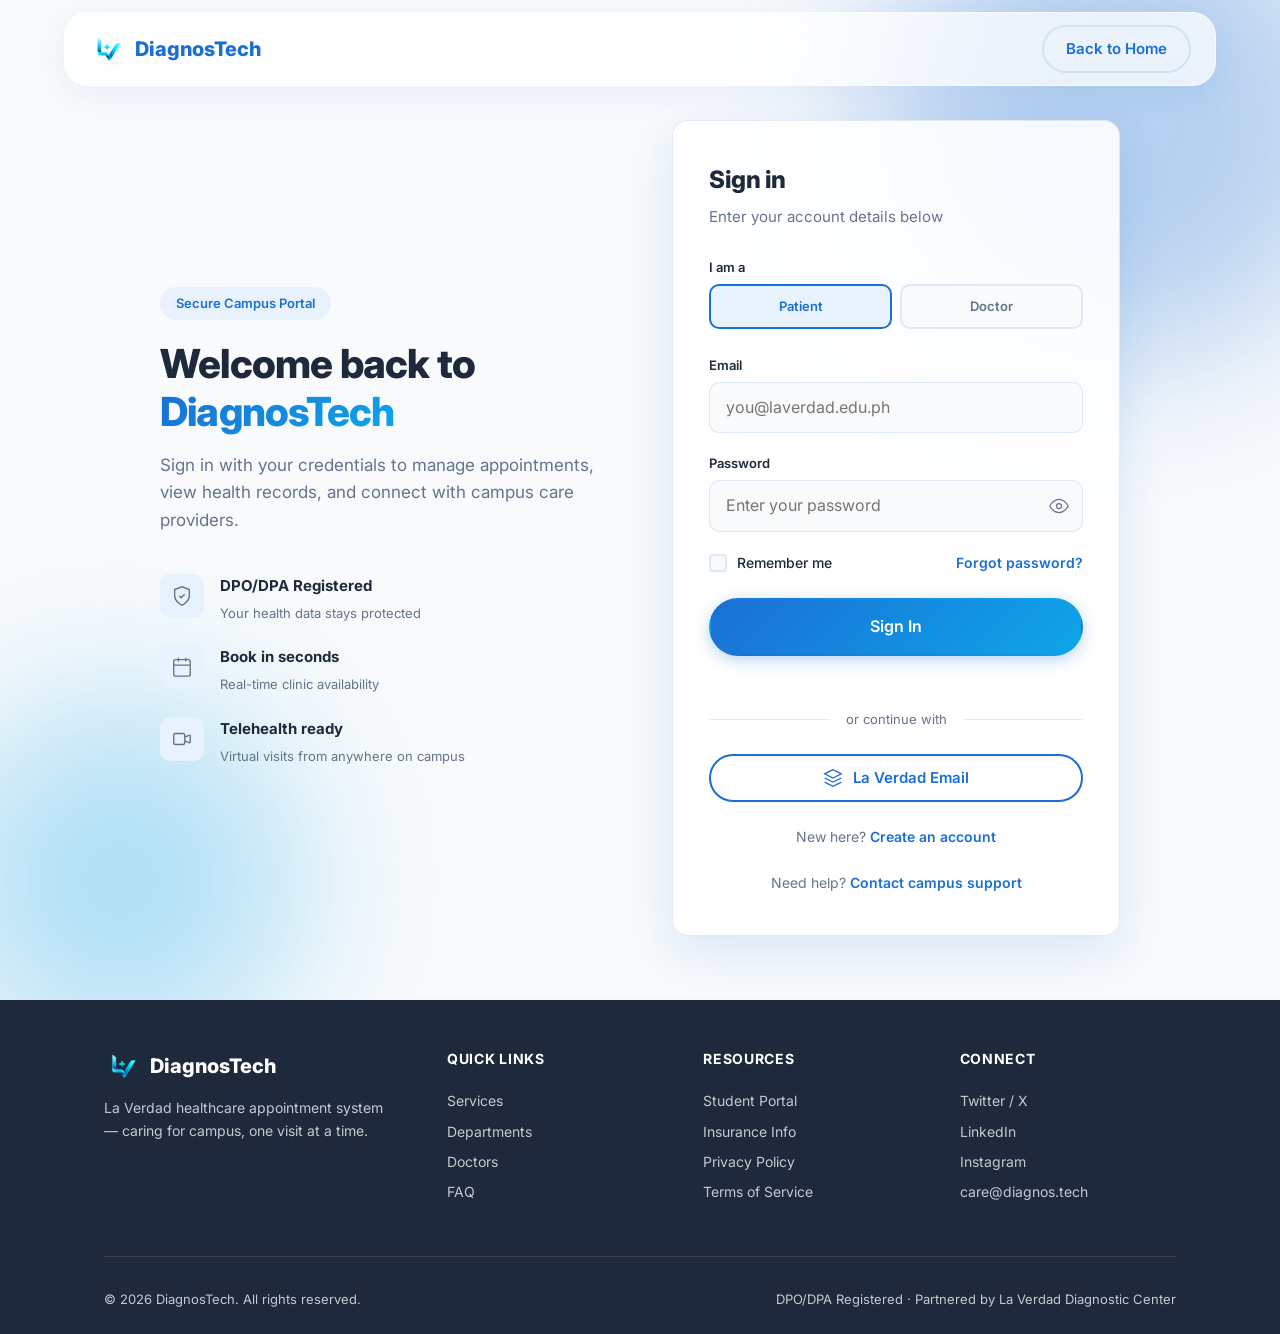
<file: login.html>
<!DOCTYPE html>
<html lang="en">
<head>
  <meta charset="UTF-8">
  <meta name="viewport" content="width=device-width, initial-scale=1.0, viewport-fit=cover">
  <meta name="description" content="Sign in to DiagnosTech — University healthcare appointment portal.">
  <title>DiagnosTech | Sign In</title>
  <link rel="icon" href="logo.png" type="image/png">
  <link rel="preconnect" href="https://fonts.googleapis.com">
  <link rel="preconnect" href="https://fonts.gstatic.com" crossorigin>
  <link href="https://fonts.googleapis.com/css2?family=Inter:wght@400;500;600;700;800&display=swap" rel="stylesheet">
  <link rel="stylesheet" href="style.css">
  <link rel="stylesheet" href="auth.css">
  <script>
    (function () {
      var theme = 'light';
      try {
        var stored = localStorage.getItem('diagnostech-theme');
        if (stored === 'dark' || stored === 'light') theme = stored;
        else if (window.matchMedia('(prefers-color-scheme: dark)').matches) theme = 'dark';
      } catch (e) {}
      document.documentElement.setAttribute('data-theme', theme);
    })();
  </script>
  <noscript><style>.reveal{opacity:1;transform:none}</style></noscript>
</head>
<body class="auth-page">

  <!-- Floating Glass Navbar -->
  <header class="navbar navbar--auth" id="navbar">
    <nav class="navbar__inner container">
      <a href="index.html" class="navbar__brand">
        <img src="logo.png" class="navbar__logo" alt="DiagnosTech logo" />
        DiagnosTech
      </a>

      <button class="navbar__toggle" id="navToggle" aria-label="Toggle navigation" aria-expanded="false">
        <span></span>
        <span></span>
        <span></span>
      </button>

      <ul class="navbar__links" id="navLinks">
      </ul>

      <div class="navbar__actions">
        <a href="index.html" class="btn btn--ghost navbar__cta">Back to Home</a>
      </div>
    </nav>
  </header>

  <main class="auth-main">
    <div class="auth-bg" aria-hidden="true">
      <div class="auth-bg__orb auth-bg__orb--1"></div>
      <div class="auth-bg__orb auth-bg__orb--2"></div>
    </div>

    <div class="container auth-layout">
      <!-- Brand Panel -->
      <aside class="auth-panel reveal">
        <span class="badge">Secure Campus Portal</span>
        <h1>Welcome back to <span class="text-gradient">DiagnosTech</span></h1>
        <p>Sign in with your credentials to manage appointments, view health records, and connect with campus care providers.</p>

        <ul class="auth-features">
          <li>
            <span class="auth-features__icon" aria-hidden="true">
              <svg viewBox="0 0 24 24" fill="none" stroke="currentColor" stroke-width="1.5"><path d="M12 22s8-4 8-10V5l-8-3-8 3v7c0 6 8 10 8 10z"/><path d="M9 12l2 2 4-4"/></svg>
            </span>
            <div>
              <strong>DPO/DPA Registered</strong>
              <span>Your health data stays protected</span>
            </div>
          </li>
          <li>
            <span class="auth-features__icon" aria-hidden="true">
              <svg viewBox="0 0 24 24" fill="none" stroke="currentColor" stroke-width="1.5"><path d="M8 2v4M16 2v4M3 10h18M5 4h14a2 2 0 012 2v14a2 2 0 01-2 2H5a2 2 0 01-2-2V6a2 2 0 012-2z"/></svg>
            </span>
            <div>
              <strong>Book in seconds</strong>
              <span>Real-time clinic availability</span>
            </div>
          </li>
          <li>
            <span class="auth-features__icon" aria-hidden="true">
              <svg viewBox="0 0 24 24" fill="none" stroke="currentColor" stroke-width="1.5"><path d="M15 10l4.553-2.069A1 1 0 0121 8.845v6.31a1 1 0 01-1.447.894L15 14M5 18h8a2 2 0 002-2V8a2 2 0 00-2-2H5a2 2 0 00-2 2v8a2 2 0 002 2z"/></svg>
            </span>
            <div>
              <strong>Telehealth ready</strong>
              <span>Virtual visits from anywhere on campus</span>
            </div>
          </li>
        </ul>
      </aside>

      <!-- Login Form -->
      <section class="auth-card card reveal reveal--delay">
        <div class="auth-card__header">
          <h2>Sign in</h2>
          <p>Enter your account details below</p>
        </div>

        <form class="auth-form" id="loginForm" novalidate>
          <fieldset class="form-group role-fieldset">
            <legend>I am a</legend>
            <div class="role-selector" id="roleSelector">
              <label class="role-option">
                <input type="radio" name="role" value="patient" checked>
                <span>Patient</span>
              </label>
              <label class="role-option">
                <input type="radio" name="role" value="doctor">
                <span>Doctor</span>
              </label>
            </div>
          </fieldset>

          <div class="form-group">
            <label for="email">Email</label>
            <input
              type="email"
              id="email"
              name="email"
              placeholder="you@laverdad.edu.ph"
              autocomplete="email"
              required
            >
          </div>

          <div class="form-group">
            <label for="password">Password</label>
            <div class="password-field">
              <input
                type="password"
                id="password"
                name="password"
                placeholder="Enter your password"
                autocomplete="current-password"
                required
              >
              <button
                type="button"
                class="password-toggle"
                id="passwordToggle"
                aria-label="Show password"
              >
                <svg class="icon-show" viewBox="0 0 24 24" fill="none" stroke="currentColor" stroke-width="1.5">
                  <path d="M1 12s4-8 11-8 11 8 11 8-4 8-11 8-11-8-11-8z"/>
                  <circle cx="12" cy="12" r="3"/>
                </svg>
                <svg class="icon-hide" viewBox="0 0 24 24" fill="none" stroke="currentColor" stroke-width="1.5">
                  <path d="M17.94 17.94A10.07 10.07 0 0112 20c-7 0-11-8-11-8a18.45 18.45 0 015.06-5.94"/>
                  <path d="M9.9 4.24A9.12 9.12 0 0112 4c7 0 11 8 11 8a18.5 18.5 0 01-2.16 3.19"/>
                  <line x1="1" y1="1" x2="23" y2="23"/>
                </svg>
              </button>
            </div>
          </div>

          <div class="auth-form__options">
            <label class="checkbox-label">
              <input type="checkbox" id="remember" name="remember">
              <span class="checkbox-custom"></span>
              Remember me
            </label>
            <a href="#" class="auth-link">Forgot password?</a>
          </div>

          <button type="submit" class="btn btn--primary btn--full btn--lg" id="loginBtn">
            <span class="btn-text">Sign In</span>
            <span class="btn-loader" aria-hidden="true"></span>
          </button>

          <p class="form-status" id="formStatus" role="status" aria-live="polite"></p>
        </form>

        <div class="auth-divider">
          <span>or continue with</span>
        </div>

        <button type="button" class="btn btn--outline btn--full auth-sso" id="ssoBtn">
          <svg viewBox="0 0 24 24" fill="none" stroke="currentColor" stroke-width="1.5" aria-hidden="true">
            <path d="M12 2L2 7l10 5 10-5-10-5z"/>
            <path d="M2 17l10 5 10-5M2 12l10 5 10-5"/>
          </svg>
          La Verdad Email
        </button>

        <p class="auth-card__footer">
          New here? <a href="signup.html" class="auth-link">Create an account</a>
        </p>

        <p class="auth-card__footer">
          Need help? <a href="index.html#contact" class="auth-link">Contact campus support</a>
        </p>
      </section>
    </div>
  </main>

  <!-- Footer -->
  <footer class="footer footer--compact">
    <div class="container">
      <div class="footer__grid">
        <div class="footer__brand">
          <a href="index.html" class="navbar__brand">
            <img src="logo.png" class="navbar__logo" alt="DiagnosTech logo" />
            DiagnosTech
          </a>
          <p>La Verdad healthcare appointment system — caring for campus, one visit at a time.</p>
        </div>
        <div class="footer__links">
          <h4>Quick Links</h4>
          <ul>
            <li><a href="index.html#services">Services</a></li>
            <li><a href="index.html#departments">Departments</a></li>
            <li><a href="index.html#doctors">Doctors</a></li>
            <li><a href="index.html#faq">FAQ</a></li>
          </ul>
        </div>
        <div class="footer__links">
          <h4>Resources</h4>
          <ul>
            <li><a href="#">Student Portal</a></li>
            <li><a href="#">Insurance Info</a></li>
            <li><a href="#">Privacy Policy</a></li>
            <li><a href="#">Terms of Service</a></li>
          </ul>
        </div>
        <div class="footer__links">
          <h4>Connect</h4>
          <ul>
            <li><a href="#">Twitter / X</a></li>
            <li><a href="#">LinkedIn</a></li>
            <li><a href="#">Instagram</a></li>
            <li><a href="mailto:care@diagnos.tech">care@diagnos.tech</a></li>
          </ul>
        </div>
      </div>
      <div class="footer__bottom">
        <p>&copy; 2026 DiagnosTech. All rights reserved.</p>
        <p>DPO/DPA Registered · Partnered by La Verdad Diagnostic Center</p>
      </div>
    </div>
  </footer>

  <script src="session.js"></script>
  <script src="auth.js"></script>
</body>
</html>
</file>
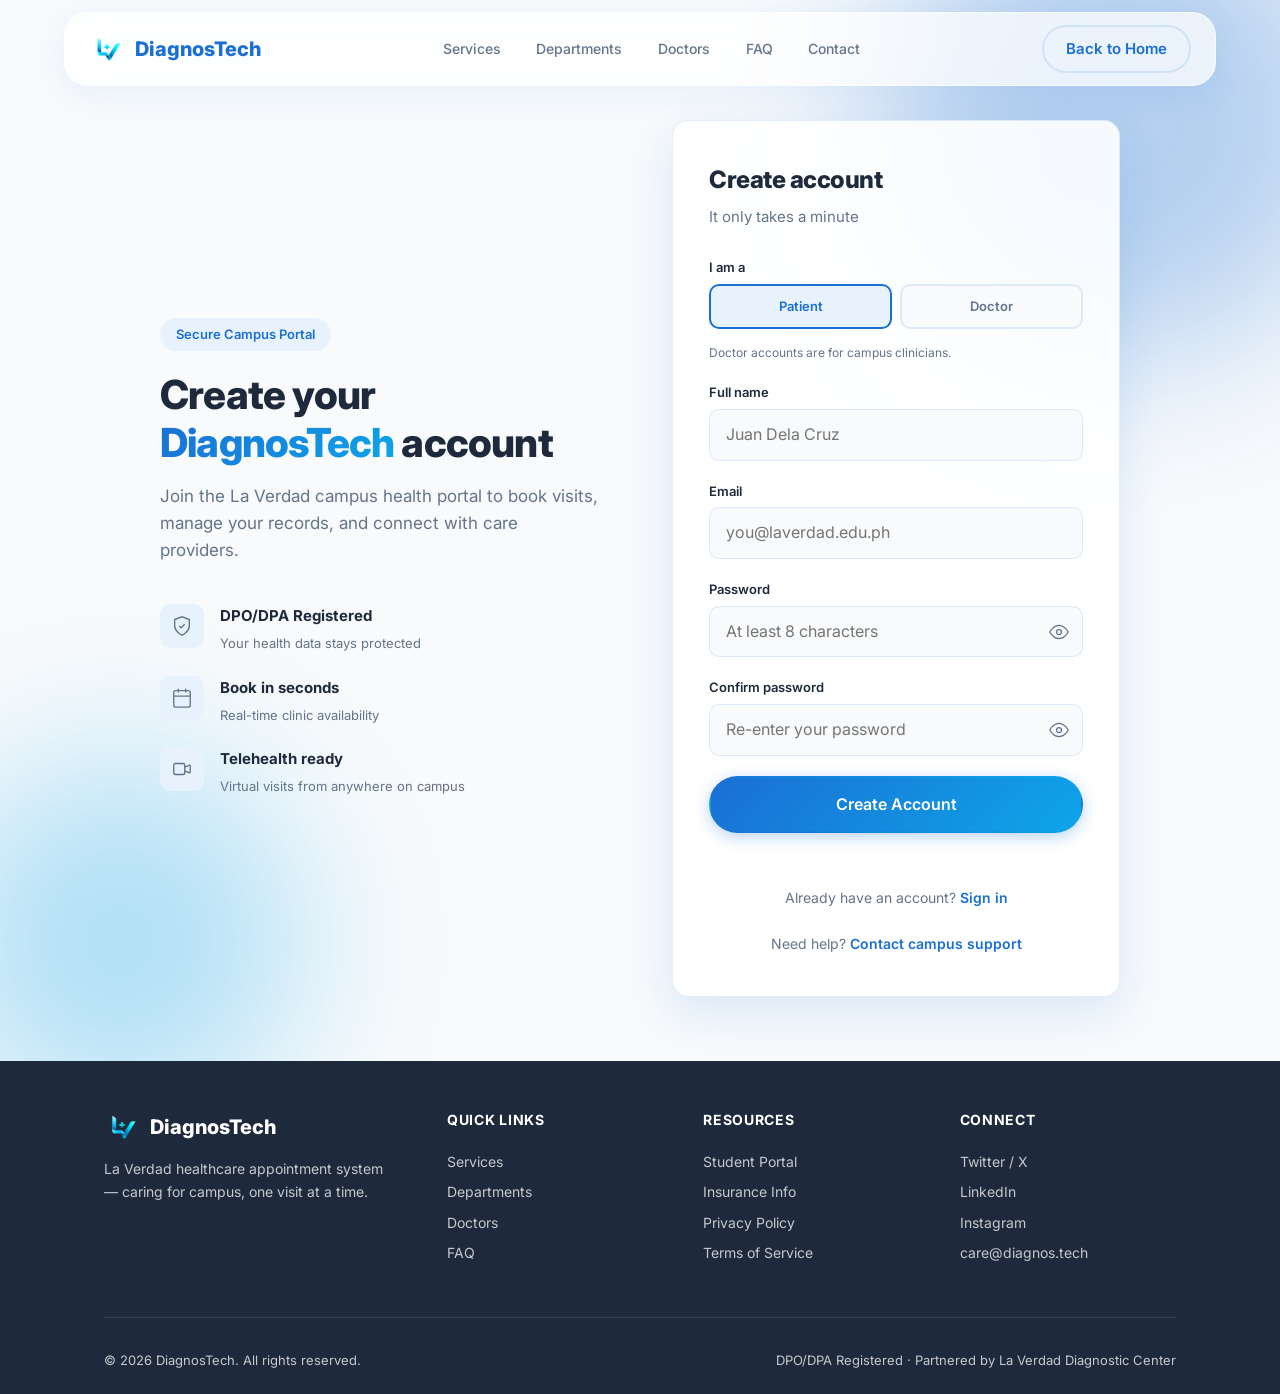
<file: signup.html>
<!DOCTYPE html>
<html lang="en">
<head>
  <meta charset="UTF-8">
  <meta name="viewport" content="width=device-width, initial-scale=1.0, viewport-fit=cover">
  <meta name="description" content="Create your DiagnosTech account — University healthcare appointment portal.">
  <title>DiagnosTech | Create Account</title>
  <link rel="icon" href="logo.png" type="image/png">
  <link rel="preconnect" href="https://fonts.googleapis.com">
  <link rel="preconnect" href="https://fonts.gstatic.com" crossorigin>
  <link href="https://fonts.googleapis.com/css2?family=Inter:wght@400;500;600;700;800&display=swap" rel="stylesheet">
  <link rel="stylesheet" href="style.css">
  <link rel="stylesheet" href="auth.css">
  <script>
    (function () {
      var theme = 'light';
      try {
        var stored = localStorage.getItem('diagnostech-theme');
        if (stored === 'dark' || stored === 'light') theme = stored;
        else if (window.matchMedia('(prefers-color-scheme: dark)').matches) theme = 'dark';
      } catch (e) {}
      document.documentElement.setAttribute('data-theme', theme);
    })();
  </script>
  <noscript><style>.reveal{opacity:1;transform:none}</style></noscript>
</head>
<body class="auth-page">

  <!-- Floating Glass Navbar -->
  <header class="navbar navbar--auth" id="navbar">
    <nav class="navbar__inner container">
      <a href="index.html" class="navbar__brand">
        <img src="logo.png" class="navbar__logo" alt="DiagnosTech logo" />
        DiagnosTech
      </a>

      <button class="navbar__toggle" id="navToggle" aria-label="Toggle navigation" aria-expanded="false">
        <span></span>
        <span></span>
        <span></span>
      </button>

      <ul class="navbar__links" id="navLinks">
        <li><a href="index.html#services">Services</a></li>
        <li><a href="index.html#departments">Departments</a></li>
        <li><a href="index.html#doctors">Doctors</a></li>
        <li><a href="index.html#faq">FAQ</a></li>
        <li><a href="index.html#contact">Contact</a></li>
      </ul>

      <div class="navbar__actions">
        <a href="index.html" class="btn btn--ghost navbar__cta">Back to Home</a>
      </div>
    </nav>
  </header>

  <main class="auth-main">
    <div class="auth-bg" aria-hidden="true">
      <div class="auth-bg__orb auth-bg__orb--1"></div>
      <div class="auth-bg__orb auth-bg__orb--2"></div>
    </div>

    <div class="container auth-layout">
      <!-- Brand Panel -->
      <aside class="auth-panel reveal">
        <span class="badge">Secure Campus Portal</span>
        <h1>Create your <span class="text-gradient">DiagnosTech</span> account</h1>
        <p>Join the La Verdad campus health portal to book visits, manage your records, and connect with care providers.</p>

        <ul class="auth-features">
          <li>
            <span class="auth-features__icon" aria-hidden="true">
              <svg viewBox="0 0 24 24" fill="none" stroke="currentColor" stroke-width="1.5"><path d="M12 22s8-4 8-10V5l-8-3-8 3v7c0 6 8 10 8 10z"/><path d="M9 12l2 2 4-4"/></svg>
            </span>
            <div>
              <strong>DPO/DPA Registered</strong>
              <span>Your health data stays protected</span>
            </div>
          </li>
          <li>
            <span class="auth-features__icon" aria-hidden="true">
              <svg viewBox="0 0 24 24" fill="none" stroke="currentColor" stroke-width="1.5"><path d="M8 2v4M16 2v4M3 10h18M5 4h14a2 2 0 012 2v14a2 2 0 01-2 2H5a2 2 0 01-2-2V6a2 2 0 012-2z"/></svg>
            </span>
            <div>
              <strong>Book in seconds</strong>
              <span>Real-time clinic availability</span>
            </div>
          </li>
          <li>
            <span class="auth-features__icon" aria-hidden="true">
              <svg viewBox="0 0 24 24" fill="none" stroke="currentColor" stroke-width="1.5"><path d="M15 10l4.553-2.069A1 1 0 0121 8.845v6.31a1 1 0 01-1.447.894L15 14M5 18h8a2 2 0 002-2V8a2 2 0 00-2-2H5a2 2 0 00-2 2v8a2 2 0 002 2z"/></svg>
            </span>
            <div>
              <strong>Telehealth ready</strong>
              <span>Virtual visits from anywhere on campus</span>
            </div>
          </li>
        </ul>
      </aside>

      <!-- Login Form -->
      <section class="auth-card card reveal reveal--delay">
        <div class="auth-card__header">
          <h2>Create account</h2>
          <p>It only takes a minute</p>
        </div>

        <form class="auth-form" id="signupForm" novalidate>
          <fieldset class="form-group role-fieldset">
            <legend>I am a</legend>
            <div class="role-selector" id="roleSelector">
              <label class="role-option">
                <input type="radio" name="role" value="patient" checked>
                <span>Patient</span>
              </label>
              <label class="role-option">
                <input type="radio" name="role" value="doctor">
                <span>Doctor</span>
              </label>
            </div>
            <p class="form-hint">Doctor accounts are for campus clinicians.</p>
          </fieldset>

          <div class="form-group">
            <label for="fullName">Full name</label>
            <input type="text" id="fullName" name="name" placeholder="Juan Dela Cruz" autocomplete="name" maxlength="60" required>
          </div>

          <div class="form-group">
            <label for="email">Email</label>
            <input type="email" id="email" name="email" placeholder="you@laverdad.edu.ph" autocomplete="email" required>
          </div>

          <div class="form-group">
            <label for="password">Password</label>
            <div class="password-field">
              <input type="password" id="password" name="password" placeholder="At least 8 characters" autocomplete="new-password" required>
              <button type="button" class="password-toggle" id="passwordToggle" aria-label="Show password">
                <svg class="icon-show" viewBox="0 0 24 24" fill="none" stroke="currentColor" stroke-width="1.5"><path d="M1 12s4-8 11-8 11 8 11 8-4 8-11 8-11-8-11-8z"/><circle cx="12" cy="12" r="3"/></svg>
                <svg class="icon-hide" viewBox="0 0 24 24" fill="none" stroke="currentColor" stroke-width="1.5"><path d="M17.94 17.94A10.07 10.07 0 0112 20c-7 0-11-8-11-8a18.45 18.45 0 015.06-5.94"/><path d="M9.9 4.24A9.12 9.12 0 0112 4c7 0 11 8 11 8a18.5 18.5 0 01-2.16 3.19"/><line x1="1" y1="1" x2="23" y2="23"/></svg>
              </button>
            </div>
          </div>

          <div class="form-group">
            <label for="confirmPassword">Confirm password</label>
            <div class="password-field">
              <input type="password" id="confirmPassword" name="confirm" placeholder="Re-enter your password" autocomplete="new-password" required>
              <button type="button" class="password-toggle" id="confirmToggle" aria-label="Show password">
                <svg class="icon-show" viewBox="0 0 24 24" fill="none" stroke="currentColor" stroke-width="1.5"><path d="M1 12s4-8 11-8 11 8 11 8-4 8-11 8-11-8-11-8z"/><circle cx="12" cy="12" r="3"/></svg>
                <svg class="icon-hide" viewBox="0 0 24 24" fill="none" stroke="currentColor" stroke-width="1.5"><path d="M17.94 17.94A10.07 10.07 0 0112 20c-7 0-11-8-11-8a18.45 18.45 0 015.06-5.94"/><path d="M9.9 4.24A9.12 9.12 0 0112 4c7 0 11 8 11 8a18.5 18.5 0 01-2.16 3.19"/><line x1="1" y1="1" x2="23" y2="23"/></svg>
              </button>
            </div>
          </div>

          <button type="submit" class="btn btn--primary btn--full btn--lg" id="signupBtn">
            <span class="btn-text">Create Account</span>
            <span class="btn-loader" aria-hidden="true"></span>
          </button>

          <p class="form-status" id="formStatus" role="status" aria-live="polite"></p>
        </form>

        <p class="auth-card__footer">
          Already have an account? <a href="login.html" class="auth-link">Sign in</a>
        </p>

        <p class="auth-card__footer">
          Need help? <a href="index.html#contact" class="auth-link">Contact campus support</a>
        </p>
      </section>
    </div>
  </main>

  <!-- Footer -->
  <footer class="footer footer--compact">
    <div class="container">
      <div class="footer__grid">
        <div class="footer__brand">
          <a href="index.html" class="navbar__brand">
            <img src="logo.png" class="navbar__logo" alt="DiagnosTech logo" />
            DiagnosTech
          </a>
          <p>La Verdad healthcare appointment system — caring for campus, one visit at a time.</p>
        </div>
        <div class="footer__links">
          <h4>Quick Links</h4>
          <ul>
            <li><a href="index.html#services">Services</a></li>
            <li><a href="index.html#departments">Departments</a></li>
            <li><a href="index.html#doctors">Doctors</a></li>
            <li><a href="index.html#faq">FAQ</a></li>
          </ul>
        </div>
        <div class="footer__links">
          <h4>Resources</h4>
          <ul>
            <li><a href="#">Student Portal</a></li>
            <li><a href="#">Insurance Info</a></li>
            <li><a href="#">Privacy Policy</a></li>
            <li><a href="#">Terms of Service</a></li>
          </ul>
        </div>
        <div class="footer__links">
          <h4>Connect</h4>
          <ul>
            <li><a href="#">Twitter / X</a></li>
            <li><a href="#">LinkedIn</a></li>
            <li><a href="#">Instagram</a></li>
            <li><a href="mailto:care@diagnos.tech">care@diagnos.tech</a></li>
          </ul>
        </div>
      </div>
      <div class="footer__bottom">
        <p>&copy; 2026 DiagnosTech. All rights reserved.</p>
        <p>DPO/DPA Registered · Partnered by La Verdad Diagnostic Center</p>
      </div>
    </div>
  </footer>

  <script src="session.js"></script>
  <script src="auth.js"></script>
</body>
</html>
</file>
<file: style.css>
/* ============================================
   DiagnosTech — Premium Landing Page Styles
   ============================================ */

/* --- CSS Variables --- */
:root {
  --color-primary: #1a6fd4;
  --color-primary-dark: #1256a8;
  --color-primary-light: #e8f2fc;
  --color-accent: #0ea5e9;
  --color-white: #ffffff;
  --color-surface: #ffffff;
  --color-bg: #f8fafc;
  --color-bg-alt: #f0f6ff;
  --color-text: #1e293b;
  --color-text-muted: #64748b;
  --color-border: rgba(26, 111, 212, 0.12);
  --color-inverse: #1e293b;
  --color-on-inverse: #ffffff;
  --navbar-bg: rgba(255, 255, 255, 0.72);
  --navbar-bg-scrolled: rgba(255, 255, 255, 0.88);
  --navbar-border: rgba(255, 255, 255, 0.6);
  --menu-bg: rgba(255, 255, 255, 0.95);
  --icon-green-bg: #ecfdf5;
  --icon-green: #059669;
  --icon-purple-bg: #f5f3ff;
  --icon-purple: #7c3aed;
  --icon-amber-bg: #fffbeb;
  --icon-amber: #d97706;
  --danger-bg: #fef2f2;
  --footer-bg: #1e293b;
  --footer-text: rgba(255, 255, 255, 0.75);

  --shadow-sm: 0 2px 8px rgba(26, 111, 212, 0.06);
  --shadow-md: 0 8px 24px rgba(26, 111, 212, 0.1);
  --shadow-lg: 0 16px 48px rgba(26, 111, 212, 0.14);
  --shadow-glass: 0 8px 32px rgba(26, 111, 212, 0.08);

  --radius-sm: 10px;
  --radius-md: 16px;
  --radius-lg: 24px;
  --radius-full: 9999px;

  --font: 'Inter', system-ui, -apple-system, sans-serif;
  --transition: 0.3s cubic-bezier(0.4, 0, 0.2, 1);
  --navbar-height: 72px;
  --gutter: clamp(1rem, 4vw, 2.5rem);
  --content-max: 72rem;
  --space-section: clamp(4rem, 8vw, 6.25rem);
  --space-block: clamp(1.25rem, 3vw, 2rem);
  --grid-gap: clamp(1rem, 2.4vw, 1.5rem);
  --card-min: 16.5rem;
  color-scheme: light;
}

html[data-theme="dark"] {
  color-scheme: dark;
  --color-primary: #5ba3f0;
  --color-primary-dark: #7ab8f5;
  --color-primary-light: rgba(91, 163, 240, 0.16);
  --color-accent: #38bdf8;
  --color-surface: #151d2e;
  --color-bg: #0b1220;
  --color-bg-alt: #101827;
  --color-text: #e8eef7;
  --color-text-muted: #94a3b8;
  --color-border: rgba(148, 163, 184, 0.16);
  --color-inverse: #e8eef7;
  --color-on-inverse: #0b1220;
  --navbar-bg: rgba(15, 23, 42, 0.78);
  --navbar-bg-scrolled: rgba(15, 23, 42, 0.92);
  --navbar-border: rgba(148, 163, 184, 0.18);
  --menu-bg: rgba(21, 29, 46, 0.96);
  --icon-green-bg: rgba(16, 185, 129, 0.16);
  --icon-green: #34d399;
  --icon-purple-bg: rgba(139, 92, 246, 0.18);
  --icon-purple: #a78bfa;
  --icon-amber-bg: rgba(245, 158, 11, 0.16);
  --icon-amber: #fbbf24;
  --danger-bg: rgba(220, 38, 38, 0.16);
  --footer-bg: #070b14;
  --footer-text: rgba(232, 238, 247, 0.72);
  --shadow-sm: 0 2px 8px rgba(0, 0, 0, 0.24);
  --shadow-md: 0 8px 24px rgba(0, 0, 0, 0.32);
  --shadow-lg: 0 16px 48px rgba(0, 0, 0, 0.4);
  --shadow-glass: 0 8px 32px rgba(0, 0, 0, 0.28);
}

/* --- Reset & Base --- */
*,
*::before,
*::after {
  box-sizing: border-box;
  margin: 0;
  padding: 0;
}

html {
  scroll-behavior: smooth;
  scroll-padding-top: calc(var(--navbar-height) + 24px);
}

body {
  font-family: var(--font);
  font-size: clamp(0.9375rem, 0.35vw + 0.9rem, 1rem);
  line-height: 1.6;
  color: var(--color-text);
  background: var(--color-bg);
  -webkit-font-smoothing: antialiased;
  overflow-x: hidden;
  overflow-wrap: break-word;
}

img {
  max-width: 100%;
  height: auto;
  display: block;
}

a {
  color: inherit;
  text-decoration: none;
}

ul {
  list-style: none;
}

button,
input,
select,
textarea {
  font: inherit;
  color: inherit;
}

/* --- Utilities --- */
.container {
  width: min(100%, var(--content-max));
  margin-inline: auto;
  padding-inline: max(var(--gutter), env(safe-area-inset-left), env(safe-area-inset-right));
}

.container--narrow {
  max-width: 47.5rem;
}

.text-gradient {
  background: linear-gradient(135deg, var(--color-primary) 0%, var(--color-accent) 100%);
  -webkit-background-clip: text;
  -webkit-text-fill-color: transparent;
  background-clip: text;
}

.badge {
  display: inline-block;
  padding: 6px 16px;
  font-size: 0.8125rem;
  font-weight: 600;
  color: var(--color-primary);
  background: var(--color-primary-light);
  border-radius: var(--radius-full);
  margin-bottom: 20px;
}

/* --- Buttons --- */
.btn {
  display: inline-flex;
  align-items: center;
  justify-content: center;
  gap: 8px;
  padding: 10px 22px;
  font-size: 0.9375rem;
  font-weight: 600;
  border-radius: var(--radius-full);
  border: 2px solid transparent;
  cursor: pointer;
  transition: var(--transition);
  white-space: nowrap;
  max-width: 100%;
}

.btn--primary {
  background: linear-gradient(135deg, var(--color-primary) 0%, var(--color-accent) 100%);
  color: var(--color-white);
  box-shadow: 0 4px 16px rgba(26, 111, 212, 0.3);
}

.btn--primary:hover {
  transform: translateY(-2px);
  box-shadow: 0 8px 24px rgba(26, 111, 212, 0.4);
}

.btn--ghost {
  background: transparent;
  color: var(--color-primary);
  border-color: var(--color-border);
}

.btn--ghost:hover {
  background: var(--color-primary-light);
  border-color: var(--color-primary);
}

.btn--outline {
  background: transparent;
  color: var(--color-primary);
  border-color: var(--color-primary);
}

.btn--outline:hover {
  background: var(--color-primary);
  color: var(--color-white);
}

.btn--lg {
  padding: 14px 28px;
  font-size: 1rem;
}

.btn--full {
  width: 100%;
}

/* --- Cards --- */
.card {
  background: var(--color-surface);
  border-radius: var(--radius-md);
  border: 1px solid var(--color-border);
  box-shadow: var(--shadow-sm);
  transition: var(--transition);
}

.card:hover {
  box-shadow: var(--shadow-md);
  transform: translateY(-4px);
}

/* --- Navbar (Glassmorphism) --- */
.navbar {
  position: fixed;
  top: max(12px, env(safe-area-inset-top));
  left: 50%;
  transform: translateX(-50%);
  z-index: 1000;
  width: min(calc(100% - var(--gutter)), var(--content-max));
  border-radius: var(--radius-lg);
  background: var(--navbar-bg);
  backdrop-filter: blur(20px);
  -webkit-backdrop-filter: blur(20px);
  border: 1px solid var(--navbar-border);
  box-shadow: var(--shadow-glass);
  transition: var(--transition);
}

.navbar--scrolled {
  top: 8px;
  background: var(--navbar-bg-scrolled);
  box-shadow: var(--shadow-md);
}

.navbar__inner {
  width: 100%;
  max-width: none;
  padding-inline: clamp(12px, 2vw, 24px);
  display: flex;
  align-items: center;
  justify-content: space-between;
  height: var(--navbar-height);
  gap: clamp(8px, 1.5vw, 24px);
  min-width: 0;
}

.navbar__brand {
  display: flex;
  align-items: center;
  gap: 10px;
  font-size: clamp(1.05rem, 2vw, 1.25rem);
  font-weight: 800;
  color: var(--color-primary);
  flex-shrink: 0;
  min-width: 0;
  white-space: nowrap;
}

.navbar__logo {
  width: 36px;
  height: 36px;
  color: var(--color-primary);
}

.navbar__logo svg {
  width: 100%;
  height: 100%;
}

.navbar__links {
  display: flex;
  align-items: center;
  justify-content: center;
  gap: clamp(0px, 0.6vw, 8px);
  flex: 1;
  min-width: 0;
}

.navbar__actions {
  display: flex;
  align-items: center;
  gap: 8px;
  flex-shrink: 0;
}

.navbar__mobile-only {
  display: none;
}

.navbar__links a {
  padding: 8px 14px;
  font-size: 0.875rem;
  font-weight: 500;
  color: var(--color-text-muted);
  border-radius: var(--radius-full);
  transition: var(--transition);
}

.navbar__links a:hover,
.navbar__links a.active {
  color: var(--color-primary);
  background: var(--color-primary-light);
}

.navbar__cta {
  flex-shrink: 0;
}

.navbar__toggle {
  display: none;
  flex-direction: column;
  justify-content: center;
  gap: 5px;
  width: 40px;
  height: 40px;
  background: none;
  border: none;
  cursor: pointer;
  padding: 8px;
}

.navbar__toggle span {
  display: block;
  width: 100%;
  height: 2px;
  background: var(--color-primary);
  border-radius: 2px;
  transition: var(--transition);
}

.navbar__toggle.active span:nth-child(1) {
  transform: translateY(7px) rotate(45deg);
}

.navbar__toggle.active span:nth-child(2) {
  opacity: 0;
}

.navbar__toggle.active span:nth-child(3) {
  transform: translateY(-7px) rotate(-45deg);
}

/* --- Hero --- */
.hero {
  position: relative;
  padding: calc(var(--navbar-height) + clamp(2.5rem, 7vw, 4rem)) 0 var(--space-section);
  overflow: hidden;
}

.hero__bg {
  position: absolute;
  inset: 0;
  pointer-events: none;
}

.hero__orb {
  position: absolute;
  border-radius: 50%;
  filter: blur(80px);
  opacity: 0.35;
}

.hero__orb--1 {
  width: 500px;
  height: 500px;
  background: var(--color-primary);
  top: -100px;
  right: -100px;
}

.hero__orb--2 {
  width: 400px;
  height: 400px;
  background: var(--color-accent);
  bottom: -80px;
  left: -80px;
}

.hero__grid {
  display: grid;
  grid-template-columns: minmax(0, 1.05fr) minmax(0, 0.95fr);
  gap: clamp(2rem, 5vw, 4rem);
  align-items: center;
  position: relative;
}

.hero__content,
.hero__visual {
  min-width: 0;
}

.hero__content h1 {
  font-size: clamp(2.25rem, 5vw, 3.25rem);
  font-weight: 800;
  line-height: 1.15;
  margin-bottom: 20px;
  letter-spacing: -0.02em;
}

.hero__content > p {
  font-size: clamp(1rem, 1.4vw, 1.125rem);
  color: var(--color-text-muted);
  margin-bottom: 32px;
  max-width: 36rem;
}

.hero__actions {
  display: flex;
  flex-wrap: wrap;
  gap: 12px;
  margin-bottom: clamp(1.75rem, 4vw, 3rem);
}

.hero__stats {
  display: flex;
  flex-wrap: wrap;
  gap: clamp(1rem, 3vw, 2.5rem);
}

.hero__stat strong {
  display: block;
  font-size: 1.5rem;
  font-weight: 800;
  color: var(--color-primary);
}

.hero__stat span {
  font-size: 0.8125rem;
  color: var(--color-text-muted);
}

.hero-scene {
  position: relative;
  min-height: clamp(34rem, 58vw, 40rem);
  display: grid;
  place-items: center;
}

.hero-scene__glow {
  position: absolute;
  width: min(100%, 28rem);
  height: min(100%, 28rem);
  border-radius: 50%;
  background: radial-gradient(circle, rgba(147, 197, 253, 0.55), transparent 70%);
  pointer-events: none;
}

.campus-art {
  position: absolute;
  pointer-events: none;
  z-index: 1;
}

.campus-art svg {
  width: 100%;
  height: auto;
}

.campus-art--hall {
  width: clamp(7.5rem, 18vw, 11rem);
  left: 0;
  bottom: 7.5rem;
  animation: float-y 6s ease-in-out infinite;
}

.campus-art--clinic {
  width: clamp(6.5rem, 16vw, 9.5rem);
  right: 0.25rem;
  bottom: 7.25rem;
  animation: float-y 7s ease-in-out infinite reverse;
}

.campus-art--tree {
  width: 2.5rem;
  height: 3.4rem;
  border-radius: 50% 50% 40% 40%;
  background: radial-gradient(circle at 40% 35%, #86efac, #22c55e 70%);
  box-shadow: 0 1.8rem 0 -1.4rem #16a34a;
  bottom: 7.2rem;
}

.campus-art--tree-l { left: 11%; }
.campus-art--tree-r { right: 8%; }

.float-card {
  position: absolute;
  z-index: 4;
  display: flex;
  flex-direction: column;
  align-items: center;
  gap: 8px;
  width: 6.75rem;
  padding: 12px 8px 14px;
  border: 0;
  background: var(--color-surface);
  box-shadow: var(--shadow-md);
  border-radius: 1.15rem;
  font-size: 0.75rem;
  font-weight: 700;
  color: var(--color-text);
  cursor: pointer;
  transition: var(--transition);
}

.float-card:hover,
.float-card.is-active {
  transform: translateY(-4px);
  box-shadow: var(--shadow-lg);
}

.float-card__icon {
  width: 2.5rem;
  height: 2.5rem;
  display: grid;
  place-items: center;
  border-radius: 0.85rem;
  background: #dbeafe;
  color: #2563eb;
}

.float-card__icon--tele {
  background: #ede9fe;
  color: #7c3aed;
}

.float-card__icon--records {
  background: #dbeafe;
  color: #1d4ed8;
}

.float-card__icon svg {
  width: 1.25rem;
  height: 1.25rem;
}

.float-card--visits { top: 12%; left: 4%; }
.float-card--tele { top: 6%; right: 6%; }
.float-card--records { top: 38%; right: 0; }

.phone {
  position: relative;
  z-index: 3;
  width: min(100%, 17.5rem);
  filter: drop-shadow(0 24px 40px rgba(37, 99, 235, 0.28));
  animation: float-y 5.5s ease-in-out infinite;
}

.phone__bezel {
  background: linear-gradient(160deg, #60a5fa, #2563eb 55%, #1d4ed8);
  border-radius: 2.15rem;
  padding: 0.7rem;
}

.phone__screen {
  background: #f8fbff;
  border-radius: 1.6rem;
  min-height: 32rem;
  overflow: hidden;
  color: #0f172a;
}

.phone-status {
  display: flex;
  justify-content: space-between;
  padding: 10px 16px 4px;
  font-size: 0.7rem;
  font-weight: 700;
  color: #64748b;
}

.phone-app {
  padding: 4px 14px 16px;
}

.phone-brand {
  display: flex;
  align-items: center;
  gap: 8px;
  font-weight: 800;
  color: #2563eb;
  margin-bottom: 16px;
}

.phone-brand img {
  width: 22px;
  height: 22px;
}

.phone-cta {
  width: 100%;
  border: 0;
  border-radius: 999px;
  padding: 12px 16px;
  background: linear-gradient(135deg, #2563eb, #38bdf8);
  color: #fff;
  font-weight: 700;
  cursor: pointer;
  text-align: left;
  margin-bottom: 14px;
}

.phone-cta small {
  display: block;
  font-weight: 500;
  opacity: 0.85;
  font-size: 0.7rem;
}

.phone-cta--sm {
  text-align: center;
  margin-bottom: 0;
}

.phone-menu,
.phone-list {
  display: flex;
  flex-direction: column;
  gap: 8px;
}

.phone-menu button,
.phone-list button,
.phone-ghost {
  width: 100%;
  border: 1px solid #e2e8f0;
  background: #fff;
  border-radius: 0.9rem;
  padding: 12px 14px;
  text-align: left;
  cursor: pointer;
  font-weight: 600;
  color: #334155;
  transition: var(--transition);
}

.phone-menu button:hover,
.phone-list button:hover,
.phone-ghost:hover {
  border-color: #93c5fd;
  background: #eff6ff;
}

.phone-list button {
  display: flex;
  flex-direction: column;
  gap: 2px;
}

.phone-list button span,
.phone-list .empty {
  font-size: 0.75rem;
  font-weight: 500;
  color: #64748b;
}

.phone-bar {
  display: flex;
  align-items: center;
  gap: 8px;
  margin-bottom: 12px;
}

.phone-bar h3 {
  font-size: 0.95rem;
}

.phone-back {
  border: 0;
  background: #e2e8f0;
  width: 28px;
  height: 28px;
  border-radius: 50%;
  cursor: pointer;
}

.phone-form {
  display: grid;
  gap: 10px;
}

.phone-form label {
  font-size: 0.72rem;
  font-weight: 700;
  color: #64748b;
}

.phone-form select,
.phone-form input {
  width: 100%;
  margin-top: 4px;
  padding: 8px 10px;
  border: 1px solid #dbe3ee;
  border-radius: 0.7rem;
  background: #fff;
}

.phone-tele {
  text-align: center;
  display: grid;
  gap: 12px;
  padding-top: 8px;
}

.phone-tele p {
  font-size: 0.8125rem;
  color: #64748b;
}

.phone-pulse {
  width: 64px;
  height: 64px;
  margin: 8px auto;
  border-radius: 50%;
  background: #93c5fd;
  animation: pulse 1.4s ease-in-out infinite;
}

.hero-community {
  position: absolute;
  z-index: 5;
  left: 50%;
  bottom: 0;
  transform: translateX(-50%);
  width: min(100%, 34rem);
  display: flex;
  flex-wrap: wrap;
  align-items: center;
  justify-content: space-between;
  gap: 12px;
  padding: 14px 18px;
  background: color-mix(in srgb, var(--color-surface) 94%, transparent);
  border: 1px solid var(--color-border);
  border-radius: 1.35rem;
  box-shadow: var(--shadow-md);
}

.hero-community__lead {
  display: flex;
  align-items: center;
  gap: 8px;
  font-size: 0.8125rem;
}

.hero-community dl {
  display: flex;
  gap: 18px;
}

.hero-community dt {
  font-weight: 800;
  color: var(--color-primary);
  font-size: 1rem;
}

.hero-community dd {
  font-size: 0.7rem;
  color: var(--color-text-muted);
}

@keyframes float-y {
  0%, 100% { transform: translateY(0); }
  50% { transform: translateY(-10px); }
}

@keyframes pulse {
  0%, 100% { transform: scale(1); opacity: 0.65; }
  50% { transform: scale(1.15); opacity: 1; }
}

@media (prefers-reduced-motion: reduce) {
  .phone,
  .campus-art--hall,
  .campus-art--clinic,
  .phone-pulse {
    animation: none;
  }
}

/* --- Sections --- */
.section {
  padding: var(--space-section) 0;
}

.section--alt {
  background: var(--color-bg-alt);
}

.section--contact {
  background: linear-gradient(180deg, var(--color-bg) 0%, var(--color-bg-alt) 100%);
}

.section__header {
  text-align: center;
  max-width: 40rem;
  margin: 0 auto clamp(2rem, 5vw, 3.5rem);
}

.section__label {
  display: inline-block;
  font-size: 0.8125rem;
  font-weight: 700;
  text-transform: uppercase;
  letter-spacing: 0.08em;
  color: var(--color-primary);
  margin-bottom: 12px;
}

.section__header h2 {
  font-size: clamp(1.75rem, 4vw, 2.375rem);
  font-weight: 800;
  letter-spacing: -0.02em;
  margin-bottom: 16px;
}

.section__header p {
  color: var(--color-text-muted);
  font-size: 1.0625rem;
}

/* --- Services --- */
.services-grid {
  display: grid;
  grid-template-columns: repeat(auto-fit, minmax(min(100%, var(--card-min)), 1fr));
  gap: var(--grid-gap);
}

.service-card {
  padding: clamp(1.5rem, 3vw, 2rem) clamp(1.25rem, 2.5vw, 1.75rem);
  min-width: 0;
}

.service-card__icon {
  width: 52px;
  height: 52px;
  display: flex;
  align-items: center;
  justify-content: center;
  background: var(--color-primary-light);
  color: var(--color-primary);
  border-radius: var(--radius-sm);
  margin-bottom: 20px;
}

.service-card__icon svg {
  width: 26px;
  height: 26px;
}

.service-card h3 {
  font-size: 1.125rem;
  font-weight: 700;
  margin-bottom: 8px;
}

.service-card p {
  font-size: 0.9375rem;
  color: var(--color-text-muted);
  line-height: 1.65;
  margin-bottom: 16px;
}

.service-card .btn,
.department-card .btn {
  margin-top: auto;
}

/* --- Departments --- */
.departments-grid {
  display: grid;
  grid-template-columns: repeat(auto-fit, minmax(min(100%, var(--card-min)), 1fr));
  gap: var(--grid-gap);
}

.department-card {
  padding: clamp(1.5rem, 3vw, 2rem) clamp(1.25rem, 2.5vw, 1.75rem);
  text-align: center;
  min-width: 0;
}

.department-card__emoji {
  font-size: 2.5rem;
  display: block;
  margin-bottom: 16px;
}

.department-card h3 {
  font-size: 1.125rem;
  font-weight: 700;
  margin-bottom: 8px;
}

.department-card p {
  font-size: 0.9375rem;
  color: var(--color-text-muted);
  margin-bottom: 16px;
}

.department-card__count {
  display: inline-block;
  font-size: 0.8125rem;
  font-weight: 600;
  color: var(--color-primary);
  background: var(--color-primary-light);
  padding: 4px 14px;
  border-radius: var(--radius-full);
  margin-bottom: 16px;
}

.department-card,
.service-card {
  display: flex;
  flex-direction: column;
}

/* --- Doctors --- */
.doctors-grid {
  display: grid;
  grid-template-columns: repeat(auto-fit, minmax(min(100%, 15.5rem), 1fr));
  gap: var(--grid-gap);
}

.doctor-card {
  padding: clamp(1.5rem, 3vw, 2rem) clamp(1.15rem, 2vw, 1.5rem);
  text-align: center;
  min-width: 0;
}

.doctor-card__avatar {
  width: clamp(4.5rem, 10vw, 5.5rem);
  height: clamp(4.5rem, 10vw, 5.5rem);
  margin: 0 auto 16px;
  display: flex;
  align-items: center;
  justify-content: center;
  font-size: 1.25rem;
  font-weight: 700;
  color: var(--color-white);
  background: linear-gradient(135deg, var(--color-primary), var(--color-accent));
  border-radius: 50%;
  object-fit: cover;
}

.doctor-card__avatar--2 {
  background: linear-gradient(135deg, #6366f1, #8b5cf6);
}

.doctor-card__avatar--3 {
  background: linear-gradient(135deg, #10b981, #059669);
}

.doctor-card__avatar--4 {
  background: linear-gradient(135deg, #f59e0b, #d97706);
}

.doctor-card h3 {
  font-size: 1.0625rem;
  font-weight: 700;
  margin-bottom: 4px;
}

.doctor-card .btn {
  white-space: normal;
}

.doctor-card__role {
  font-size: 0.8125rem;
  color: var(--color-primary);
  font-weight: 600;
  margin-bottom: 12px;
}

.doctor-card__bio {
  font-size: 0.875rem;
  color: var(--color-text-muted);
  margin-bottom: 16px;
  line-height: 1.55;
}

.doctor-card__rating {
  display: flex;
  align-items: center;
  justify-content: center;
  gap: 6px;
  margin-bottom: 20px;
  font-size: 0.875rem;
  font-weight: 600;
}

.stars {
  color: #fbbf24;
  letter-spacing: -1px;
}

/* --- Testimonials --- */
.testimonials-slider {
  overflow: hidden;
}

.testimonials-track {
  --cards: 3;
  --gap: var(--grid-gap);
  display: flex;
  gap: var(--gap);
  transition: transform 0.5s cubic-bezier(0.4, 0, 0.2, 1);
}

.testimonial-card {
  flex: 0 0 calc((100% - (var(--cards) - 1) * var(--gap)) / var(--cards));
  min-width: 0;
  padding: clamp(1.5rem, 3vw, 2rem) clamp(1.25rem, 2.5vw, 1.75rem);
}

.testimonial-card__stars {
  color: #fbbf24;
  font-size: 1rem;
  margin-bottom: 16px;
  letter-spacing: 2px;
}

.testimonial-card blockquote {
  font-size: 0.9375rem;
  color: var(--color-text);
  line-height: 1.7;
  margin-bottom: 24px;
  font-style: italic;
}

.testimonial-card footer {
  display: flex;
  align-items: center;
  gap: 12px;
}

.testimonial-card__avatar {
  width: 44px;
  height: 44px;
  display: flex;
  align-items: center;
  justify-content: center;
  font-size: 0.8125rem;
  font-weight: 700;
  color: var(--color-white);
  background: var(--color-primary);
  border-radius: 50%;
  flex-shrink: 0;
}

.testimonial-card footer strong {
  display: block;
  font-size: 0.875rem;
}

.testimonial-card footer span {
  font-size: 0.75rem;
  color: var(--color-text-muted);
}

.testimonials-controls {
  display: flex;
  align-items: center;
  justify-content: center;
  gap: 16px;
  margin-top: 32px;
}

.testimonials-btn {
  width: 44px;
  height: 44px;
  display: flex;
  align-items: center;
  justify-content: center;
  background: var(--color-surface);
  border: 1px solid var(--color-border);
  border-radius: 50%;
  cursor: pointer;
  font-size: 1.125rem;
  color: var(--color-primary);
  transition: var(--transition);
}

.testimonials-btn:hover {
  background: var(--color-primary);
  color: var(--color-white);
  border-color: var(--color-primary);
}

.testimonials-dots {
  display: flex;
  gap: 8px;
}

.testimonials-dot {
  width: 8px;
  height: 8px;
  border-radius: 50%;
  background: var(--color-border);
  border: none;
  cursor: pointer;
  padding: 0;
  transition: var(--transition);
}

.testimonials-dot.active {
  background: var(--color-primary);
  width: 24px;
  border-radius: var(--radius-full);
}

/* --- FAQ --- */
.faq-list {
  display: flex;
  flex-direction: column;
  gap: 12px;
}

.faq-item {
  background: var(--color-surface);
  border: 1px solid var(--color-border);
  border-radius: var(--radius-md);
  overflow: hidden;
  transition: var(--transition);
}

.faq-item[open] {
  box-shadow: var(--shadow-sm);
}

.faq-item summary {
  padding: clamp(1rem, 2.5vw, 1.25rem) clamp(1rem, 2.5vw, 1.5rem);
  font-weight: 600;
  cursor: pointer;
  list-style: none;
  display: flex;
  align-items: center;
  justify-content: space-between;
  gap: 12px;
  transition: var(--transition);
}

.faq-item summary::-webkit-details-marker {
  display: none;
}

.faq-item summary::after {
  content: '+';
  font-size: 1.25rem;
  font-weight: 400;
  color: var(--color-primary);
  transition: var(--transition);
  flex-shrink: 0;
}

.faq-item[open] summary::after {
  content: '−';
}

.faq-item summary:hover {
  color: var(--color-primary);
}

.faq-item p {
  padding: 0 clamp(1rem, 2.5vw, 1.5rem) clamp(1rem, 2.5vw, 1.25rem);
  color: var(--color-text-muted);
  font-size: 0.9375rem;
  line-height: 1.7;
}

/* --- Contact --- */
.contact-grid {
  display: grid;
  grid-template-columns: minmax(0, 1fr) minmax(0, 1fr);
  gap: clamp(2rem, 5vw, 4rem);
  align-items: start;
}

.contact-info h2 {
  font-size: clamp(1.75rem, 4vw, 2.25rem);
  font-weight: 800;
  letter-spacing: -0.02em;
  margin-bottom: 16px;
}

.contact-info > p {
  color: var(--color-text-muted);
  margin-bottom: 32px;
  font-size: 1.0625rem;
}

.contact-info__list {
  display: flex;
  flex-direction: column;
  gap: 20px;
}

.contact-info__list li {
  display: flex;
  align-items: flex-start;
  gap: 16px;
}

.contact-info__icon {
  font-size: 1.25rem;
  flex-shrink: 0;
  width: 44px;
  height: 44px;
  display: flex;
  align-items: center;
  justify-content: center;
  background: var(--color-primary-light);
  border-radius: var(--radius-sm);
}

.contact-info__list strong {
  display: block;
  font-size: 0.9375rem;
  margin-bottom: 2px;
}

.contact-info__list span,
.contact-info__list a,
.link-btn {
  font-size: 0.875rem;
  color: var(--color-text-muted);
}

.contact-info__list a:hover,
.link-btn:hover {
  color: var(--color-primary);
}

.link-btn,
.footer__links button,
.navbar__menu-btn {
  border: 0;
  background: none;
  padding: 0;
  font: inherit;
  color: inherit;
  cursor: pointer;
  text-align: left;
}

.navbar__menu-btn {
  width: 100%;
  padding: 12px;
  font-size: 0.875rem;
  font-weight: 600;
  color: var(--color-primary);
}

.footer__links button {
  display: block;
  font-size: 0.875rem;
  padding: 4px 0;
  transition: var(--transition);
}

.footer__links button:hover {
  color: var(--color-white);
}

.modal {
  position: fixed;
  inset: 0;
  z-index: 2000;
  display: grid;
  place-items: center;
  padding: 1.25rem;
}

.modal[hidden] {
  display: none;
}

.modal__backdrop {
  position: absolute;
  inset: 0;
  background: rgba(15, 23, 42, 0.45);
}

.modal__dialog {
  position: relative;
  width: min(100%, 32rem);
  max-height: min(86vh, 44rem);
  overflow: auto;
  background: var(--color-surface);
  border-radius: var(--radius-lg);
  padding: 1.75rem 1.5rem 1.5rem;
  box-shadow: var(--shadow-lg);
}

.modal__close {
  position: absolute;
  top: 12px;
  right: 12px;
  width: 36px;
  height: 36px;
  border: 0;
  border-radius: 50%;
  background: var(--color-primary-light);
  color: var(--color-primary);
  font-size: 1.4rem;
  cursor: pointer;
}

.modal__dialog h2 {
  margin-bottom: 12px;
  padding-right: 2rem;
  font-size: 1.35rem;
}

.modal__body p,
.modal__body li {
  color: var(--color-text-muted);
  margin-bottom: 10px;
}

.modal__body ul {
  padding-left: 1.1rem;
  list-style: disc;
}

.modal .contact-form {
  padding: 0;
  border: 0;
  box-shadow: none;
  background: transparent;
}

.toast {
  position: fixed;
  left: 50%;
  bottom: 1.5rem;
  transform: translateX(-50%);
  z-index: 2100;
  background: var(--color-inverse);
  color: var(--color-on-inverse);
  padding: 12px 18px;
  border-radius: var(--radius-full);
  box-shadow: var(--shadow-lg);
  font-size: 0.875rem;
  font-weight: 600;
}

.toast[hidden] {
  display: none;
}

body.modal-open {
  overflow: hidden;
}

.contact-form {
  padding: clamp(1.5rem, 3.5vw, 2.25rem) clamp(1.25rem, 3vw, 2rem);
  min-width: 0;
}

.contact-form h3 {
  font-size: 1.25rem;
  font-weight: 700;
  margin-bottom: 24px;
}

.form-group {
  margin-bottom: 18px;
}

.form-row {
  display: grid;
  grid-template-columns: repeat(auto-fit, minmax(min(100%, 12rem), 1fr));
  gap: 16px;
}

.form-group label {
  display: block;
  font-size: 0.8125rem;
  font-weight: 600;
  margin-bottom: 6px;
  color: var(--color-text);
}

.form-group input,
.form-group select,
.form-group textarea {
  width: 100%;
  padding: 12px 16px;
  border: 1px solid var(--color-border);
  border-radius: var(--radius-sm);
  background: var(--color-bg);
  transition: var(--transition);
}

.form-group input:focus,
.form-group select:focus,
.form-group textarea:focus {
  outline: none;
  border-color: var(--color-primary);
  box-shadow: 0 0 0 3px rgba(26, 111, 212, 0.12);
}

.form-group textarea {
  resize: vertical;
  min-height: 100px;
}

.form-status {
  margin-top: 12px;
  font-size: 0.875rem;
  text-align: center;
  min-height: 1.25em;
}

.form-status.success {
  color: #16a34a;
}

.form-status.error {
  color: #dc2626;
}

/* --- Footer --- */
.footer {
  background: var(--footer-bg);
  color: var(--footer-text);
  padding: clamp(2.5rem, 6vw, 4rem) 0 2rem;
}

.footer .navbar__brand {
  color: var(--color-white);
  margin-bottom: 12px;
}

.footer__brand p {
  font-size: 0.875rem;
  line-height: 1.65;
  max-width: 280px;
}

.footer__grid {
  display: grid;
  grid-template-columns: minmax(0, 1.4fr) repeat(3, minmax(0, 1fr));
  gap: clamp(1.5rem, 4vw, 2.5rem);
  margin-bottom: clamp(2rem, 4vw, 3rem);
}

.footer__links h4 {
  color: var(--color-white);
  font-size: 0.875rem;
  font-weight: 700;
  margin-bottom: 16px;
  text-transform: uppercase;
  letter-spacing: 0.05em;
}

.footer__links a {
  display: block;
  font-size: 0.875rem;
  padding: 4px 0;
  transition: var(--transition);
}

.footer__links a:hover {
  color: var(--color-white);
}

.footer__bottom {
  display: flex;
  align-items: center;
  justify-content: space-between;
  padding-top: 32px;
  border-top: 1px solid rgba(255, 255, 255, 0.1);
  font-size: 0.8125rem;
  flex-wrap: wrap;
  gap: 12px;
}

/* --- Scroll Reveal Animations --- */
.reveal {
  opacity: 0;
  transform: translateY(28px);
  transition: opacity 0.7s cubic-bezier(0.4, 0, 0.2, 1),
              transform 0.7s cubic-bezier(0.4, 0, 0.2, 1);
}

.reveal.visible {
  opacity: 1;
  transform: translateY(0);
}

.reveal--delay { transition-delay: 0.1s; }
.reveal--delay-2 { transition-delay: 0.2s; }
.reveal--delay-3 { transition-delay: 0.3s; }

/* --- Responsive --- */
@media (max-width: 1120px) {
  .navbar__toggle {
    display: flex;
    order: 2;
    margin-left: auto;
  }

  .navbar__actions {
    order: 3;
  }

  .navbar__cta {
    order: 3;
  }

  .navbar__links {
    position: absolute;
    top: calc(100% + 10px);
    left: 12px;
    right: 12px;
    flex: none;
    flex-direction: column;
    align-items: stretch;
    background: var(--menu-bg);
    backdrop-filter: blur(20px);
    border: 1px solid var(--color-border);
    border-radius: var(--radius-md);
    padding: 12px;
    box-shadow: var(--shadow-lg);
    opacity: 0;
    visibility: hidden;
    transform: translateY(-12px);
    transition: var(--transition);
    max-height: min(70vh, 28rem);
    overflow-y: auto;
    z-index: 2;
  }

  .navbar__links.open {
    opacity: 1;
    visibility: visible;
    transform: translateY(0);
  }

  .navbar__links li,
  .navbar__links a {
    width: 100%;
  }

  .navbar__links a {
    text-align: center;
    padding: 12px;
  }

  .navbar__mobile-only {
    display: list-item;
  }

  .navbar__actions .btn--outline {
    display: none;
  }

  .navbar__actions .btn {
    padding: 8px 16px;
    font-size: 0.8125rem;
  }
}

@media (max-width: 960px) {
  .hero__grid {
    grid-template-columns: 1fr;
  }

  .hero__visual {
    max-width: 40rem;
    width: 100%;
    margin-inline: auto;
  }

  .float-card--visits { left: 0; }
  .float-card--tele { right: 0; }
  .float-card--records { right: 0; top: 42%; }

  .contact-grid {
    grid-template-columns: 1fr;
  }

  .footer__grid {
    grid-template-columns: repeat(2, minmax(0, 1fr));
  }

  .footer__brand {
    grid-column: 1 / -1;
  }
}

@media (max-width: 640px) {
  :root {
    --navbar-height: 64px;
  }

  .navbar {
    width: min(calc(100% - 1rem), var(--content-max));
    top: max(8px, env(safe-area-inset-top));
    border-radius: var(--radius-md);
  }

  .navbar__actions .btn--primary,
  .navbar__cta {
    display: none;
  }

  .hero__actions {
    flex-direction: column;
    align-items: stretch;
  }

  .hero__actions .btn {
    width: 100%;
    white-space: normal;
  }

  .hero__stats {
    gap: 1rem 1.5rem;
  }

  .hero-scene {
    min-height: 38rem;
    padding-bottom: 5.5rem;
  }

  .campus-art,
  .float-card--records {
    display: none;
  }

  .float-card {
    width: 5.75rem;
    font-size: 0.68rem;
  }

  .hero-community {
    position: relative;
    left: 0;
    transform: none;
    width: 100%;
    margin-top: 1.25rem;
  }

  .hero-community dl {
    width: 100%;
    justify-content: space-between;
  }

  .btn--lg {
    padding: 12px 20px;
  }

  .footer__grid {
    grid-template-columns: 1fr;
  }

  .footer__bottom {
    flex-direction: column;
    text-align: center;
  }
}

@media (max-width: 420px) {
  .hero__stats {
    flex-direction: column;
  }
}

@media (prefers-reduced-motion: reduce) {
  html { scroll-behavior: auto; }
  .reveal { transition: none; }
}

/* --- Proposed Solutions and Key Features --- */
.solutions {
  position: relative;
  background: #070c18;
  color: #ffffff;
  overflow: hidden;
}

.solutions::before {
  content: '';
  position: absolute;
  inset: 0;
  background:
    radial-gradient(circle at 12% 8%, rgba(14, 165, 233, 0.4), transparent 45%),
    radial-gradient(circle at 88% 18%, rgba(26, 111, 212, 0.38), transparent 50%),
    radial-gradient(circle at 50% 100%, rgba(14, 165, 233, 0.22), transparent 55%);
  pointer-events: none;
}

.solutions .container {
  position: relative;
}

.solutions .section__header h2,
.solutions__title {
  color: #ffffff;
}

.solutions .section__header p {
  color: rgba(255, 255, 255, 0.68);
}

.solutions-columns {
  display: grid;
  grid-template-columns: repeat(auto-fit, minmax(min(100%, 22rem), 1fr));
  gap: clamp(1rem, 3vw, 1.5rem);
  align-items: start;
}

.solutions-list {
  display: flex;
  flex-direction: column;
  gap: clamp(0.75rem, 2vw, 1rem);
}

.solutions-item {
  display: flex;
  align-items: flex-start;
  gap: 16px;
  padding: clamp(1rem, 2.5vw, 1.25rem);
  background: rgba(255, 255, 255, 0.04);
  border: 1px solid rgba(255, 255, 255, 0.1);
  border-radius: var(--radius-md, 14px);
  backdrop-filter: blur(6px);
  transition: var(--transition, 0.2s ease);
}

.solutions-item:hover {
  background: rgba(255, 255, 255, 0.07);
  border-color: rgba(56, 189, 248, 0.55);
  transform: translateY(-2px);
}

.solutions-item__icon {
  flex-shrink: 0;
  width: 46px;
  height: 46px;
  display: flex;
  align-items: center;
  justify-content: center;
  background: linear-gradient(135deg, rgba(26, 111, 212, 0.35), rgba(14, 165, 233, 0.35));
  border: 1.5px solid rgba(255, 255, 255, 0.45);
  border-radius: 50%;
  color: #ffffff;
  transition: var(--transition, 0.2s ease);
}

.solutions-item:hover .solutions-item__icon {
  border-color: #38bdf8;
  box-shadow: 0 0 0 4px rgba(56, 189, 248, 0.15);
}

.solutions-item__icon svg {
  width: 21px;
  height: 21px;
}

.solutions-item__head {
  display: flex;
  align-items: center;
  flex-wrap: wrap;
  gap: 8px;
  margin-bottom: 4px;
}

.solutions-item h3 {
  font-size: 0.9375rem;
  font-weight: 700;
  color: #ffffff;
  margin-bottom: 0;
  letter-spacing: -0.01em;
}

.solutions-badge {
  flex-shrink: 0;
  font-size: 0.625rem;
  font-weight: 700;
  text-transform: uppercase;
  letter-spacing: 0.04em;
  padding: 2px 9px;
  border-radius: var(--radius-full, 999px);
  white-space: nowrap;
  line-height: 1.6;
}

.solutions-badge--live {
  color: #4ade80;
  background: rgba(34, 197, 94, 0.16);
  border: 1px solid rgba(74, 222, 128, 0.4);
}

.solutions-badge--dev {
  color: #fbbf24;
  background: rgba(251, 191, 36, 0.12);
  border: 1px solid rgba(251, 191, 36, 0.32);
}

.solutions-item p {
  font-size: 0.8125rem;
  line-height: 1.55;
  color: rgba(255, 255, 255, 0.66);
}

@media (max-width: 640px) {
  .solutions-item {
    gap: 12px;
  }
}
</file>
<file: auth.css>
/* ============================================
   DiagnosTech — Authentication Pages
   Extends style.css design system
   ============================================ */

/* --- Page Layout --- */
.auth-page {
  min-height: 100vh;
  display: flex;
  flex-direction: column;
}

.auth-main {
  position: relative;
  flex: 1;
  display: flex;
  align-items: center;
  padding: calc(var(--navbar-height) + clamp(2rem, 5vw, 3rem)) 0 clamp(2.5rem, 6vw, 4rem);
  overflow: hidden;
}

.auth-bg {
  position: absolute;
  inset: 0;
  pointer-events: none;
}

.auth-bg__orb {
  position: absolute;
  border-radius: 50%;
  filter: blur(80px);
  opacity: 0.3;
}

.auth-bg__orb--1 {
  width: 480px;
  height: 480px;
  background: var(--color-primary);
  top: -120px;
  right: -80px;
}

.auth-bg__orb--2 {
  width: 360px;
  height: 360px;
  background: var(--color-accent);
  bottom: -60px;
  left: -60px;
}

.auth-layout {
  position: relative;
  display: grid;
  grid-template-columns: minmax(0, 1fr) minmax(0, 1fr);
  gap: clamp(2rem, 5vw, 4rem);
  align-items: center;
  max-width: 65rem;
}

/* --- Brand Panel --- */
.auth-panel h1 {
  font-size: clamp(1.875rem, 4vw, 2.5rem);
  font-weight: 800;
  line-height: 1.2;
  letter-spacing: -0.02em;
  margin-bottom: 16px;
}

.auth-panel > p {
  font-size: 1.0625rem;
  color: var(--color-text-muted);
  margin-bottom: 40px;
  max-width: 440px;
}

.auth-features {
  display: flex;
  flex-direction: column;
  gap: 20px;
}

.auth-features li {
  display: flex;
  align-items: flex-start;
  gap: 16px;
}

.auth-features__icon {
  flex-shrink: 0;
  width: 44px;
  height: 44px;
  display: flex;
  align-items: center;
  justify-content: center;
  background: var(--color-primary-light);
  color: var(--color-primary);
  border-radius: var(--radius-sm);
}

.auth-features__icon svg {
  width: 22px;
  height: 22px;
}

.auth-features strong {
  display: block;
  font-size: 0.9375rem;
  margin-bottom: 2px;
}

.auth-features span {
  font-size: 0.8125rem;
  color: var(--color-text-muted);
}

/* --- Login Card --- */
.auth-card {
  padding: clamp(1.5rem, 4vw, 2.5rem) clamp(1.25rem, 3.5vw, 2.25rem);
  background: color-mix(in srgb, var(--color-surface) 88%, transparent);
  backdrop-filter: blur(16px);
  -webkit-backdrop-filter: blur(16px);
  border: 1px solid var(--color-border);
  box-shadow: var(--shadow-lg);
  min-width: 0;
}

.auth-card:hover {
  transform: none;
}

.auth-card__header {
  margin-bottom: 28px;
}

.auth-card__header h2 {
  font-size: 1.5rem;
  font-weight: 800;
  letter-spacing: -0.02em;
  margin-bottom: 6px;
}

.auth-card__header p {
  font-size: 0.9375rem;
  color: var(--color-text-muted);
}

/* --- Role Selector --- */
.role-fieldset {
  border: none;
  padding: 0;
  min-width: 0;
}

.role-fieldset legend {
  display: block;
  font-size: 0.8125rem;
  font-weight: 600;
  margin-bottom: 6px;
  padding: 0;
}

.role-option input:focus-visible + span {
  outline: 2px solid var(--color-primary);
  outline-offset: 2px;
}

.role-selector {
  display: grid;
  grid-template-columns: repeat(auto-fit, minmax(min(100%, 6.5rem), 1fr));
  gap: 8px;
}

.role-option {
  position: relative;
  cursor: pointer;
}

.role-option input {
  position: absolute;
  opacity: 0;
  width: 0;
  height: 0;
}

.role-option span {
  display: block;
  padding: 10px 12px;
  text-align: center;
  font-size: 0.8125rem;
  font-weight: 600;
  color: var(--color-text-muted);
  background: var(--color-bg);
  border: 2px solid var(--color-border);
  border-radius: var(--radius-sm);
  transition: var(--transition);
}

.role-option input:checked + span {
  color: var(--color-primary);
  background: var(--color-primary-light);
  border-color: var(--color-primary);
}

.role-option span:hover {
  border-color: var(--color-primary);
}

/* --- Password Field --- */
.password-field {
  position: relative;
}

.password-field input {
  padding-right: 48px;
}

.password-toggle {
  position: absolute;
  right: 4px;
  top: 50%;
  transform: translateY(-50%);
  width: 40px;
  height: 40px;
  display: flex;
  align-items: center;
  justify-content: center;
  background: none;
  border: none;
  cursor: pointer;
  color: var(--color-text-muted);
  border-radius: var(--radius-sm);
  transition: var(--transition);
}

.password-toggle:hover {
  color: var(--color-primary);
  background: var(--color-primary-light);
}

.password-toggle svg {
  width: 20px;
  height: 20px;
}

.password-toggle .icon-hide {
  display: none;
}

.password-toggle.visible .icon-show {
  display: none;
}

.password-toggle.visible .icon-hide {
  display: block;
}

/* --- Form Options --- */
.auth-form__options {
  display: flex;
  align-items: center;
  justify-content: space-between;
  margin-bottom: 24px;
  flex-wrap: wrap;
  gap: 12px;
}

.checkbox-label {
  display: flex;
  align-items: center;
  gap: 10px;
  font-size: 0.875rem;
  font-weight: 500;
  cursor: pointer;
  user-select: none;
}

.checkbox-label input {
  position: absolute;
  opacity: 0;
  width: 0;
  height: 0;
}

.checkbox-custom {
  width: 18px;
  height: 18px;
  border: 2px solid var(--color-border);
  border-radius: 4px;
  background: var(--color-bg);
  transition: var(--transition);
  flex-shrink: 0;
  position: relative;
}

.checkbox-label input:checked + .checkbox-custom {
  background: var(--color-primary);
  border-color: var(--color-primary);
}

.checkbox-label input:checked + .checkbox-custom::after {
  content: '';
  position: absolute;
  left: 5px;
  top: 1px;
  width: 5px;
  height: 10px;
  border: solid var(--color-white);
  border-width: 0 2px 2px 0;
  transform: rotate(45deg);
}

.checkbox-label input:focus-visible + .checkbox-custom {
  box-shadow: 0 0 0 3px rgba(26, 111, 212, 0.12);
}

.auth-link {
  font-size: 0.875rem;
  font-weight: 600;
  color: var(--color-primary);
  transition: var(--transition);
}

.auth-link:hover {
  color: var(--color-primary-dark);
  text-decoration: underline;
}

/* --- Form Inputs (auth overrides) --- */
.auth-form .form-group {
  margin-bottom: 20px;
}

.auth-form .form-group label {
  display: block;
  font-size: 0.8125rem;
  font-weight: 600;
  margin-bottom: 6px;
}

.auth-form .form-group input[type="email"],
.auth-form .form-group input[type="password"],
.auth-form .form-group input[type="text"] {
  width: 100%;
  padding: 12px 16px;
  border: 1px solid var(--color-border);
  border-radius: var(--radius-sm);
  background: var(--color-bg);
  transition: var(--transition);
}

.auth-form .form-group input:focus {
  outline: none;
  border-color: var(--color-primary);
  box-shadow: 0 0 0 3px rgba(26, 111, 212, 0.12);
}

.auth-form .form-group input.error {
  border-color: #dc2626;
  box-shadow: 0 0 0 3px rgba(220, 38, 38, 0.1);
}

.auth-form .form-group input.success {
  border-color: #16a34a;
}

/* --- Submit Button Loading State --- */
.auth-form .btn {
  position: relative;
}

.auth-form .btn.loading .btn-text {
  opacity: 0;
}

.auth-form .btn.loading .btn-loader {
  opacity: 1;
}

.form-hint {
  margin-top: 8px;
  font-size: 0.75rem;
  color: var(--color-text-muted);
}

.btn-loader {
  position: absolute;
  width: 22px;
  height: 22px;
  border: 2.5px solid rgba(255, 255, 255, 0.3);
  border-top-color: var(--color-white);
  border-radius: 50%;
  opacity: 0;
  animation: spin 0.7s linear infinite;
}

@keyframes spin {
  to { transform: rotate(360deg); }
}

/* --- Divider & SSO --- */
.auth-divider {
  display: flex;
  align-items: center;
  gap: 16px;
  margin: 24px 0;
}

.auth-divider::before,
.auth-divider::after {
  content: '';
  flex: 1;
  height: 1px;
  background: var(--color-border);
}

.auth-divider span {
  font-size: 0.8125rem;
  color: var(--color-text-muted);
  white-space: nowrap;
}

.auth-sso {
  gap: 10px;
}

.auth-sso svg {
  width: 20px;
  height: 20px;
}

.auth-card__footer {
  margin-top: 24px;
  text-align: center;
  font-size: 0.875rem;
  color: var(--color-text-muted);
}

/* --- Compact Footer --- */
.footer--compact {
  padding: 48px 0 24px;
}

/* --- Navbar auth variant --- */
.navbar--auth .navbar__links a.active {
  color: var(--color-primary);
  background: var(--color-primary-light);
}

/* --- Responsive --- */
@media (max-width: 900px) {
  .auth-layout {
    grid-template-columns: 1fr;
    gap: clamp(1.5rem, 4vw, 2.5rem);
    max-width: 30rem;
  }

  .auth-panel {
    text-align: center;
  }

  .auth-panel > p {
    margin-left: auto;
    margin-right: auto;
  }

  .auth-features {
    display: none;
  }
}

@media (max-width: 640px) {
  .auth-form__options {
    flex-direction: column;
    align-items: flex-start;
  }
}
</file>
